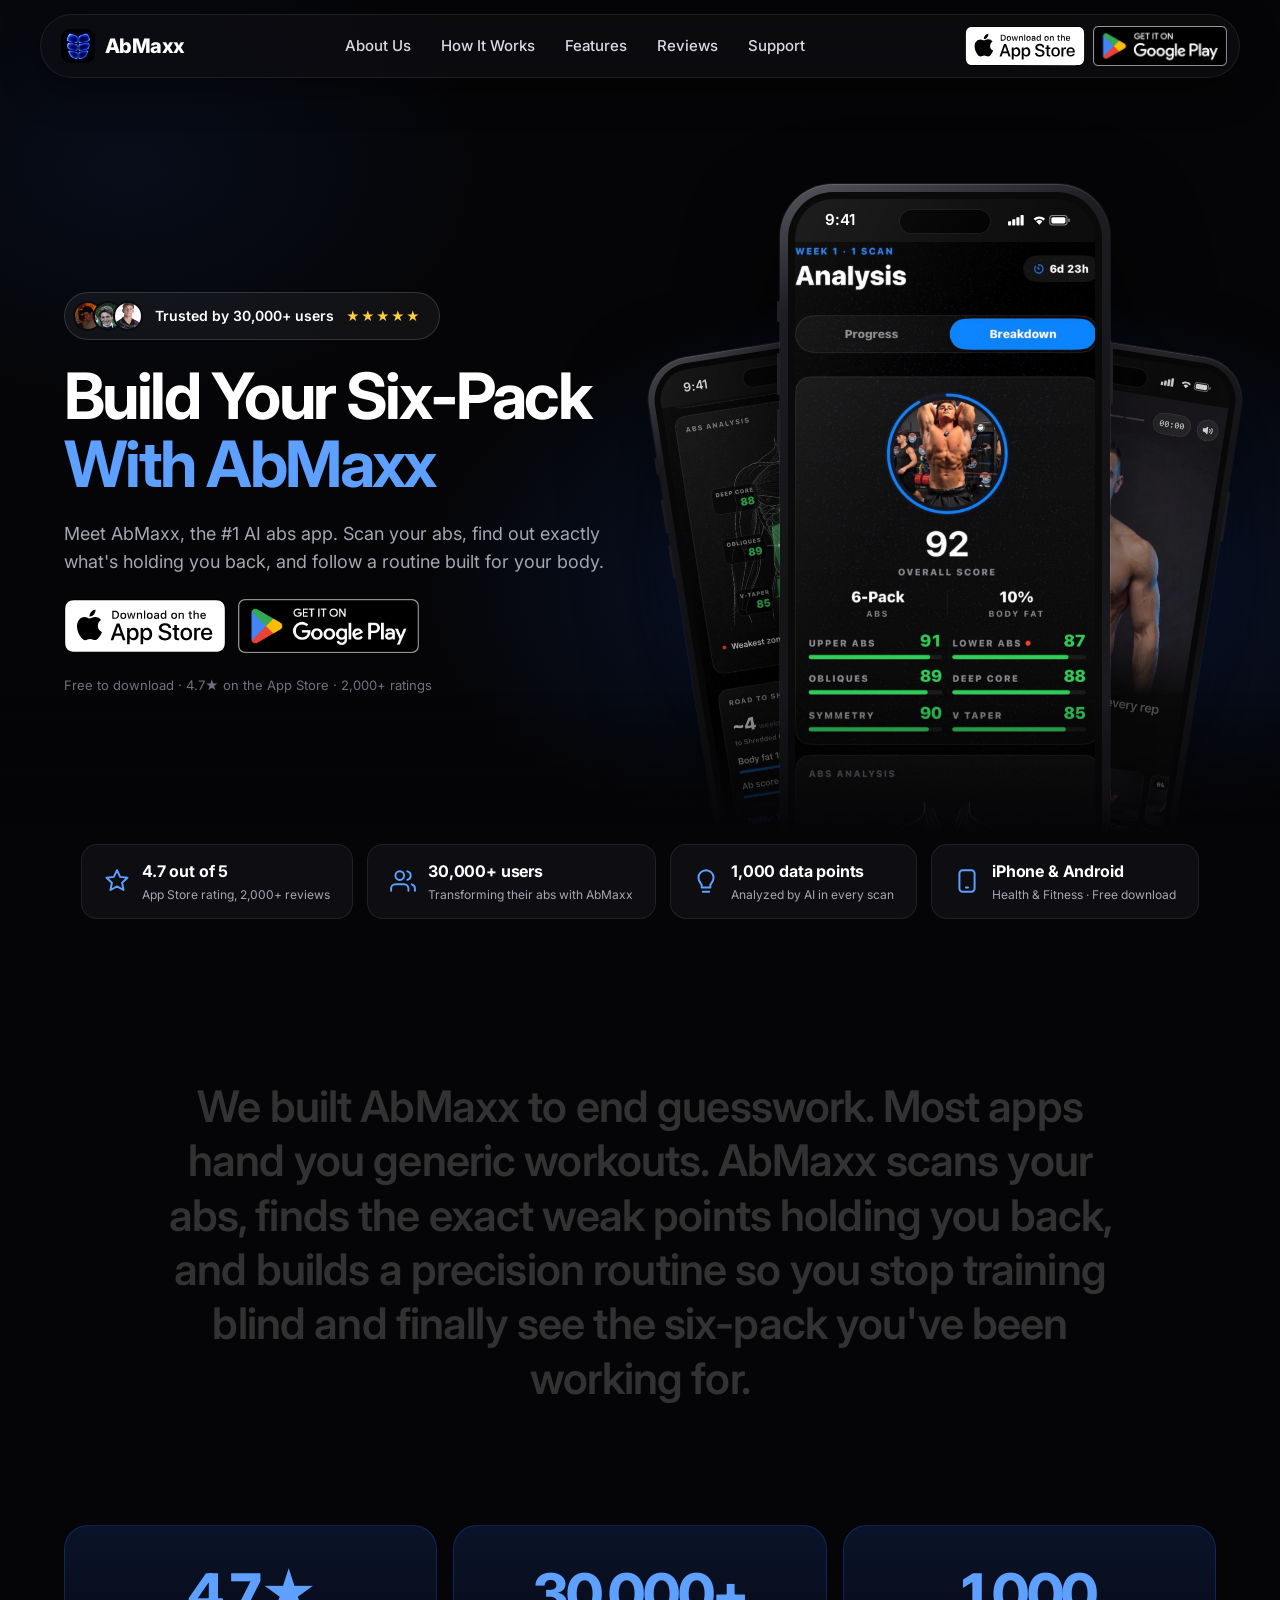
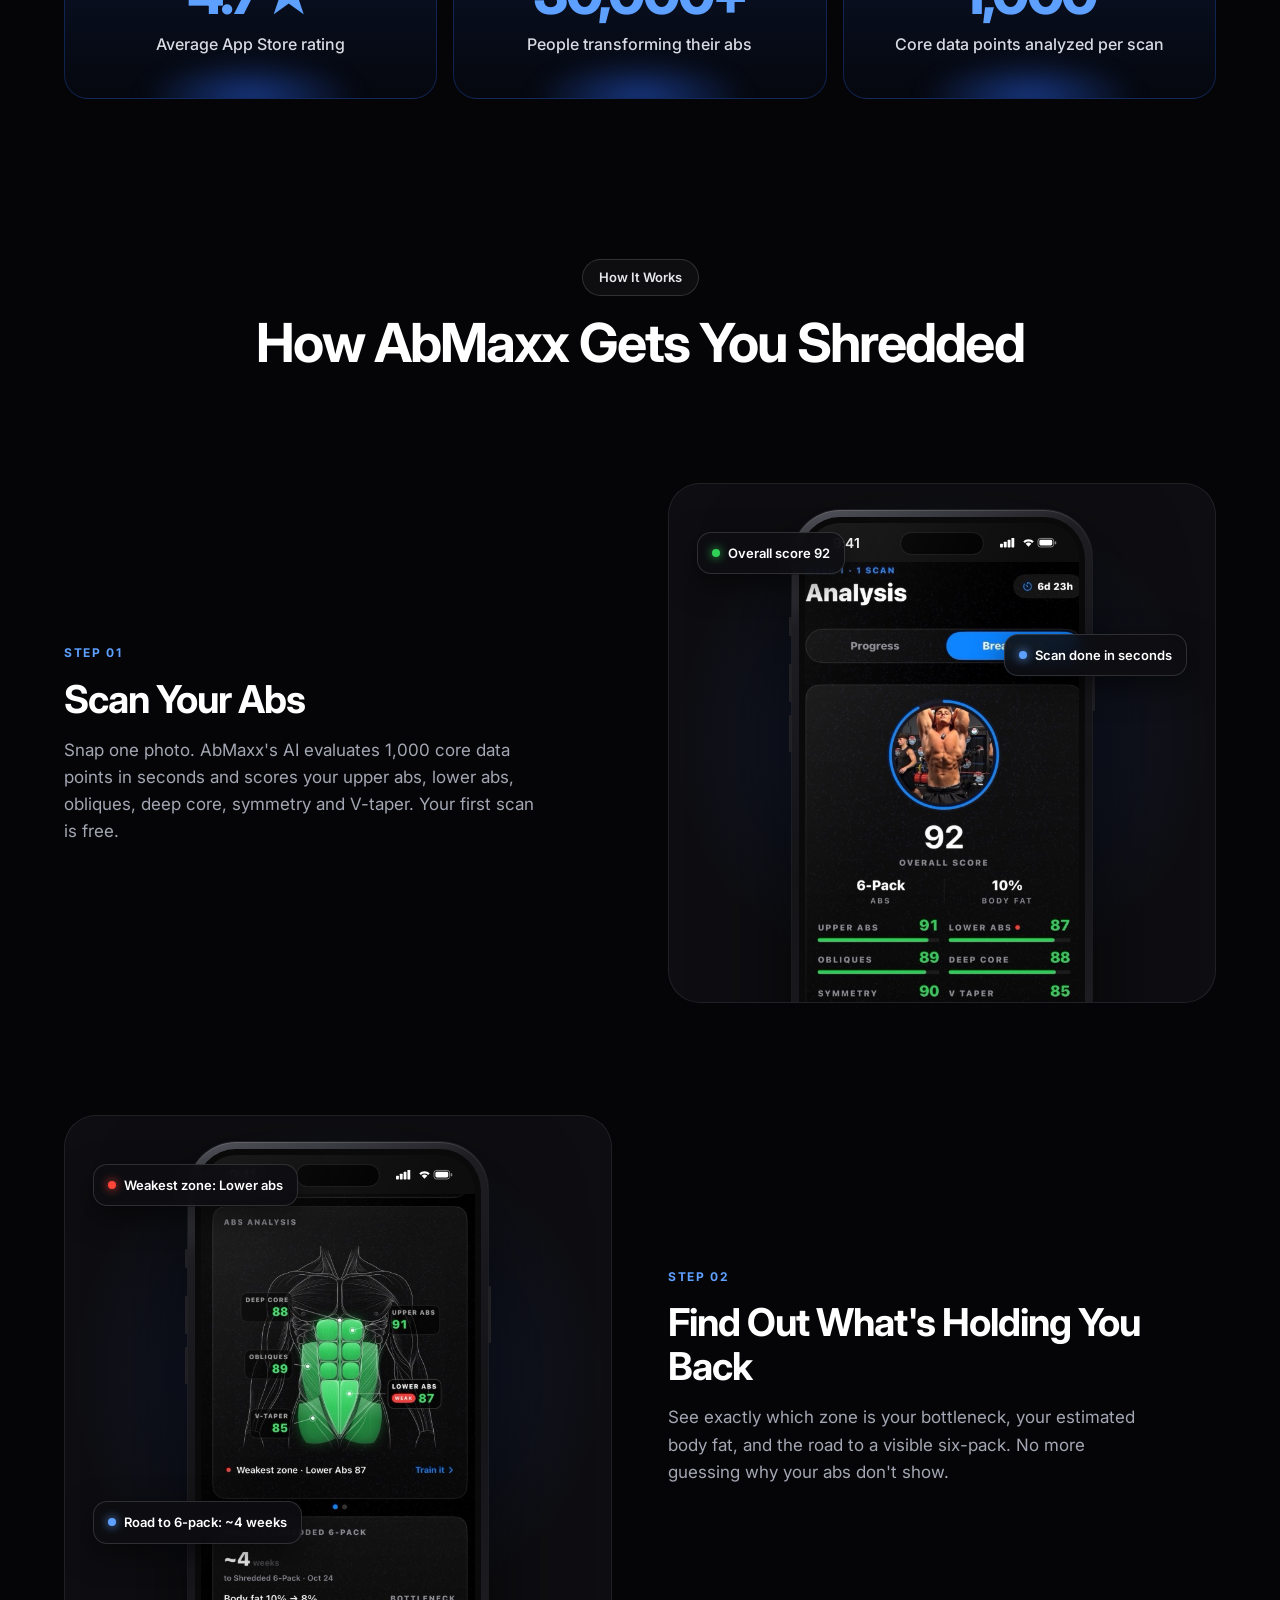
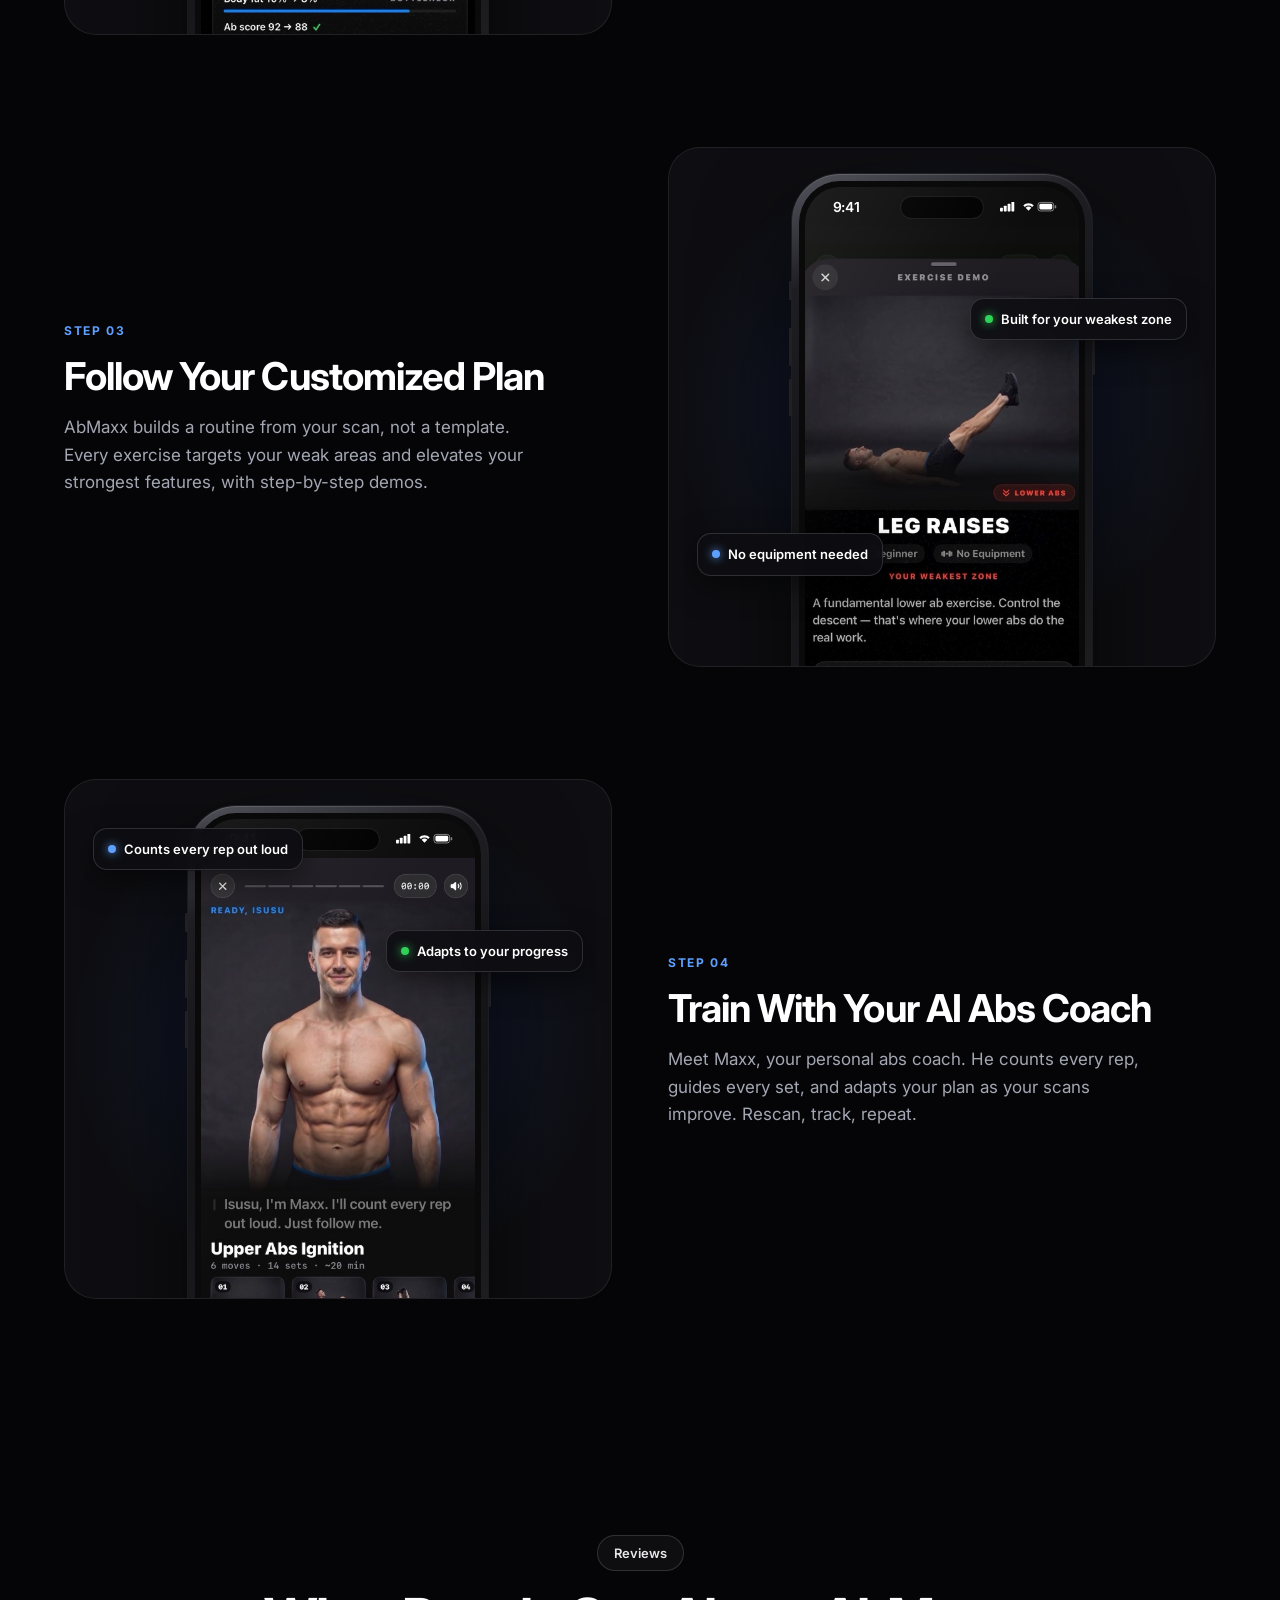
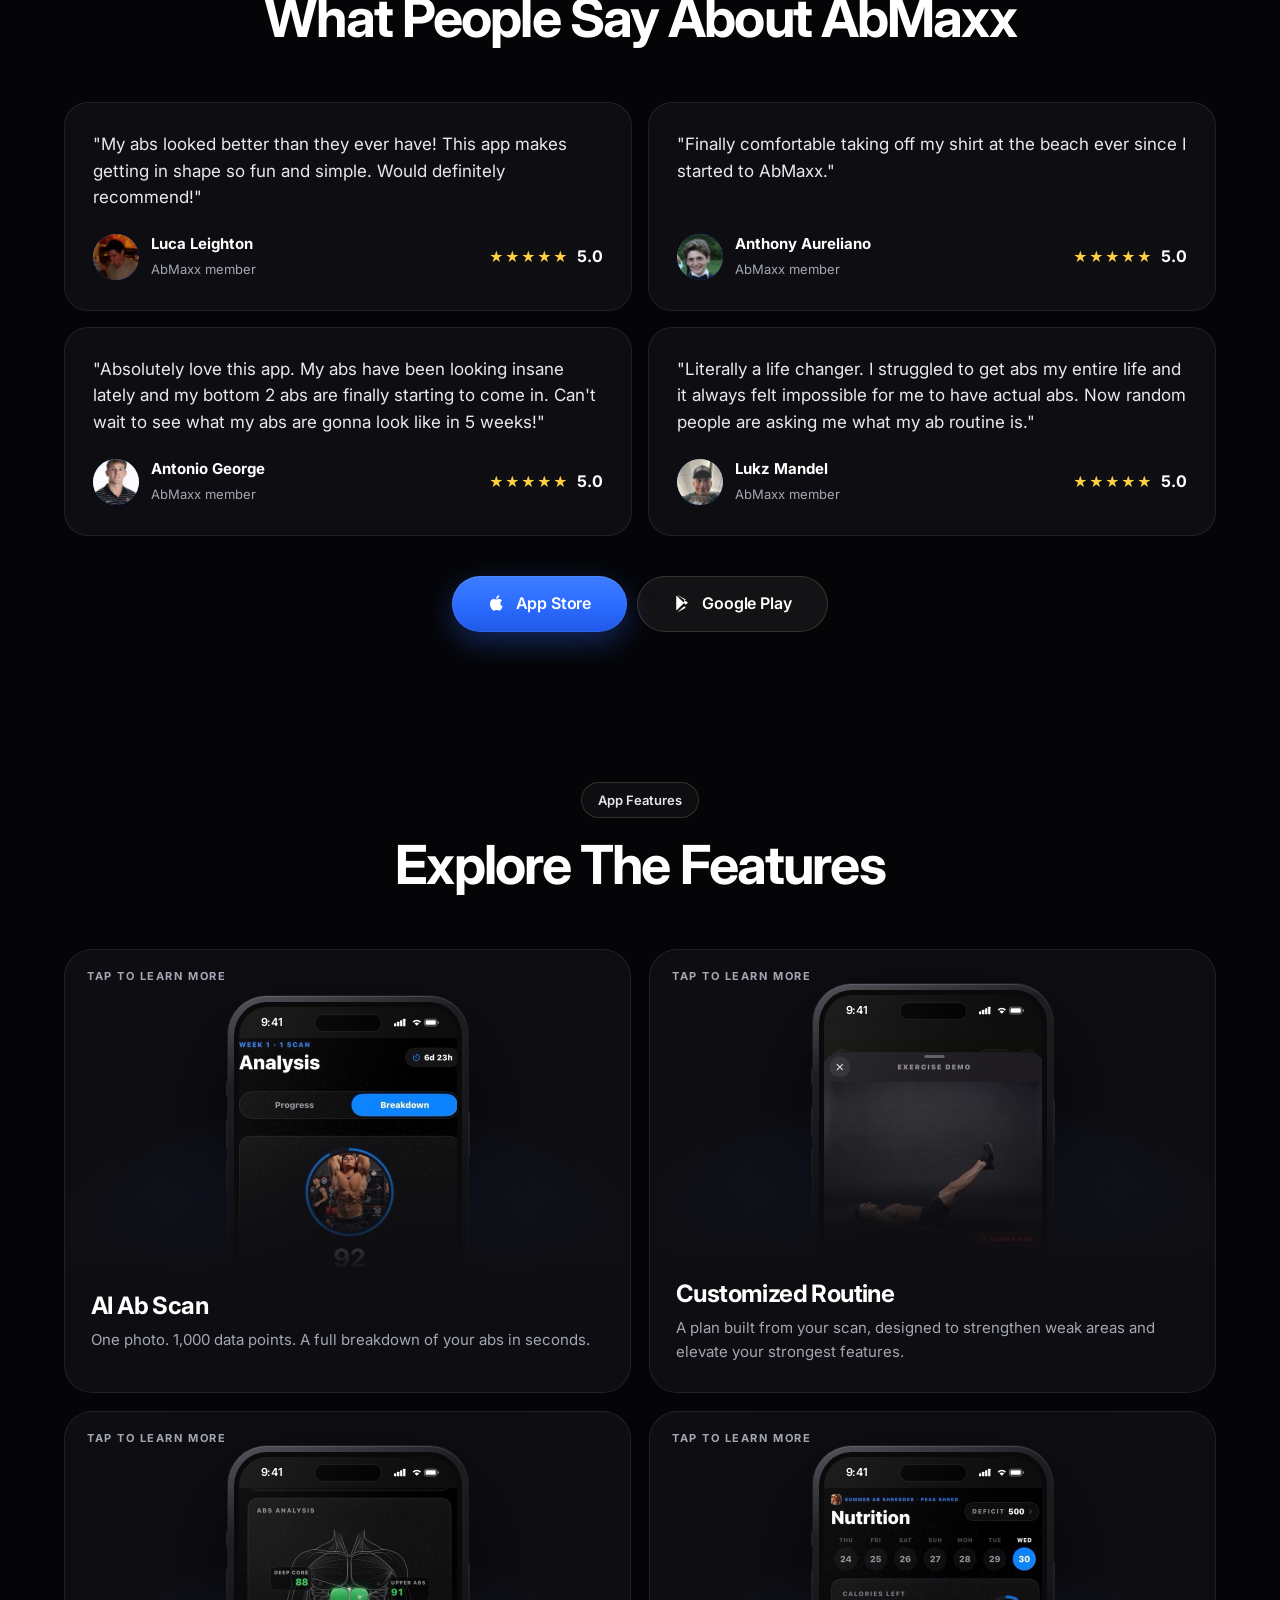
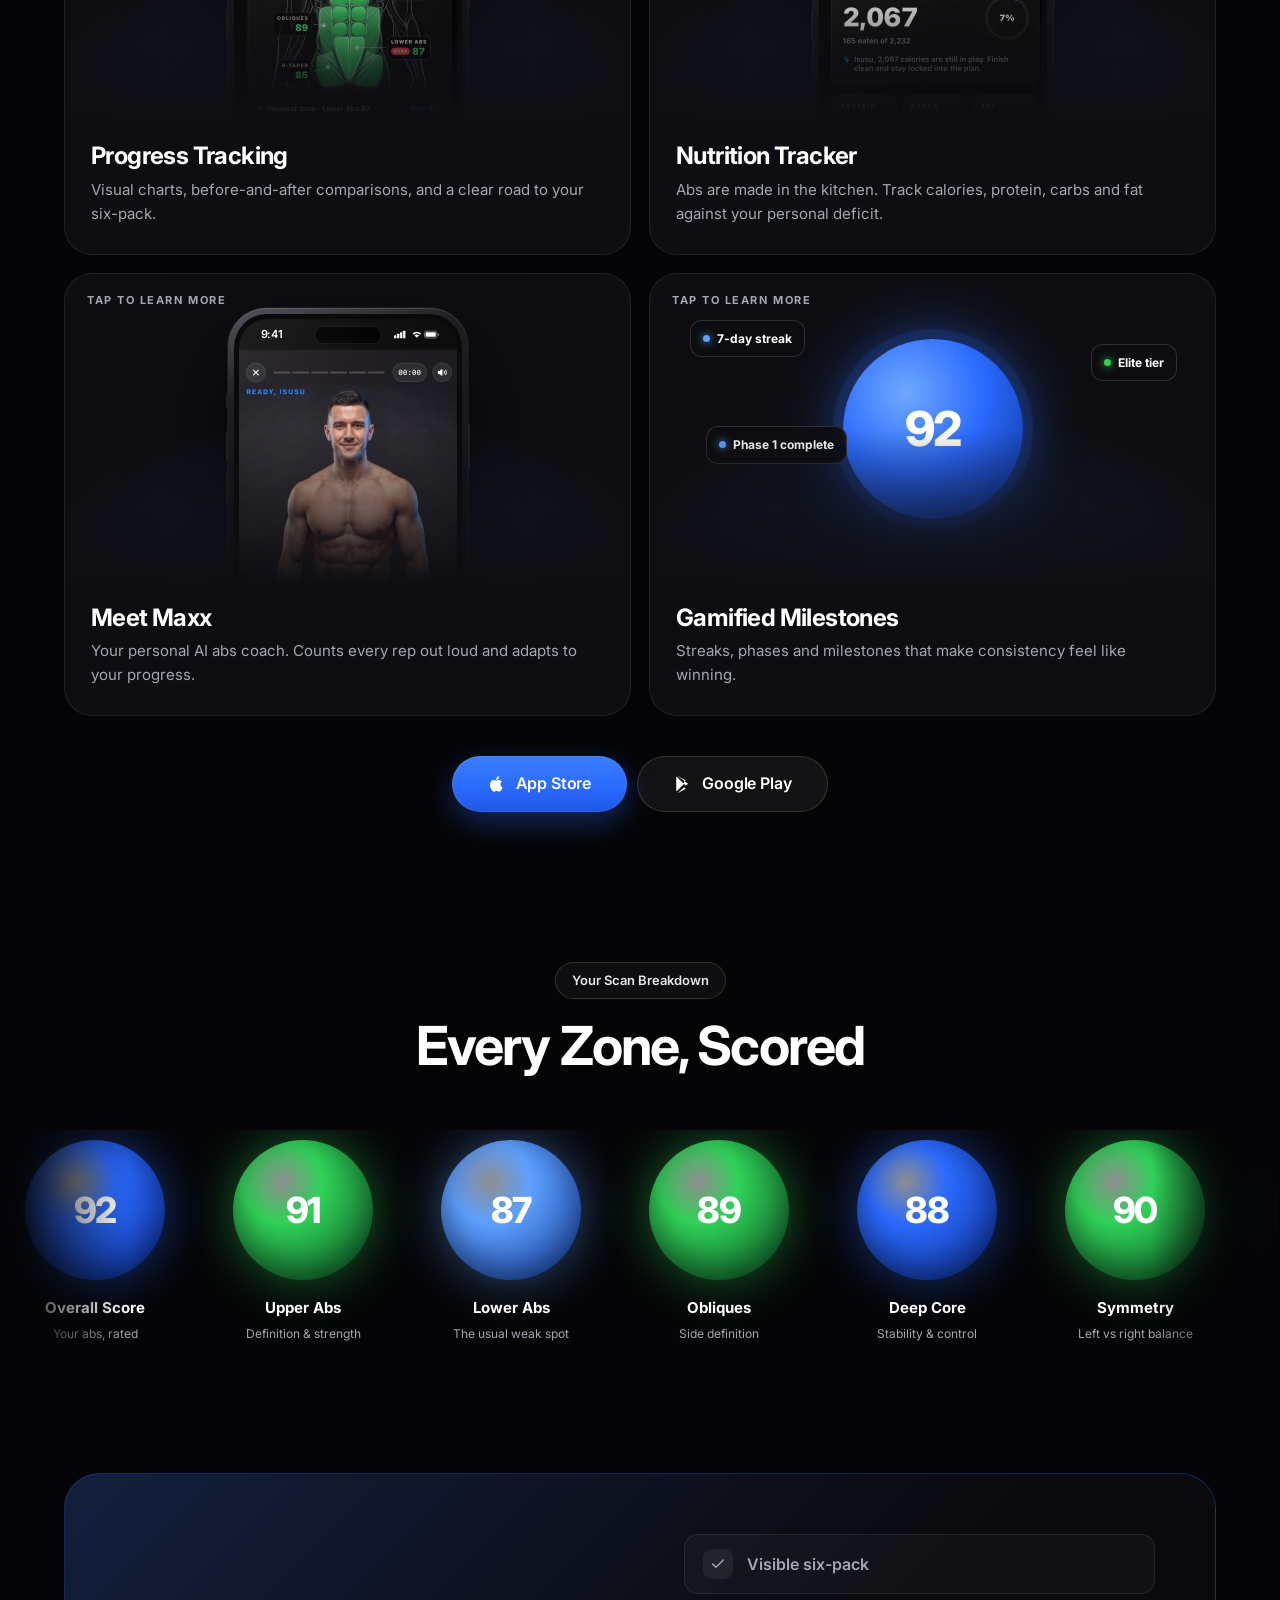
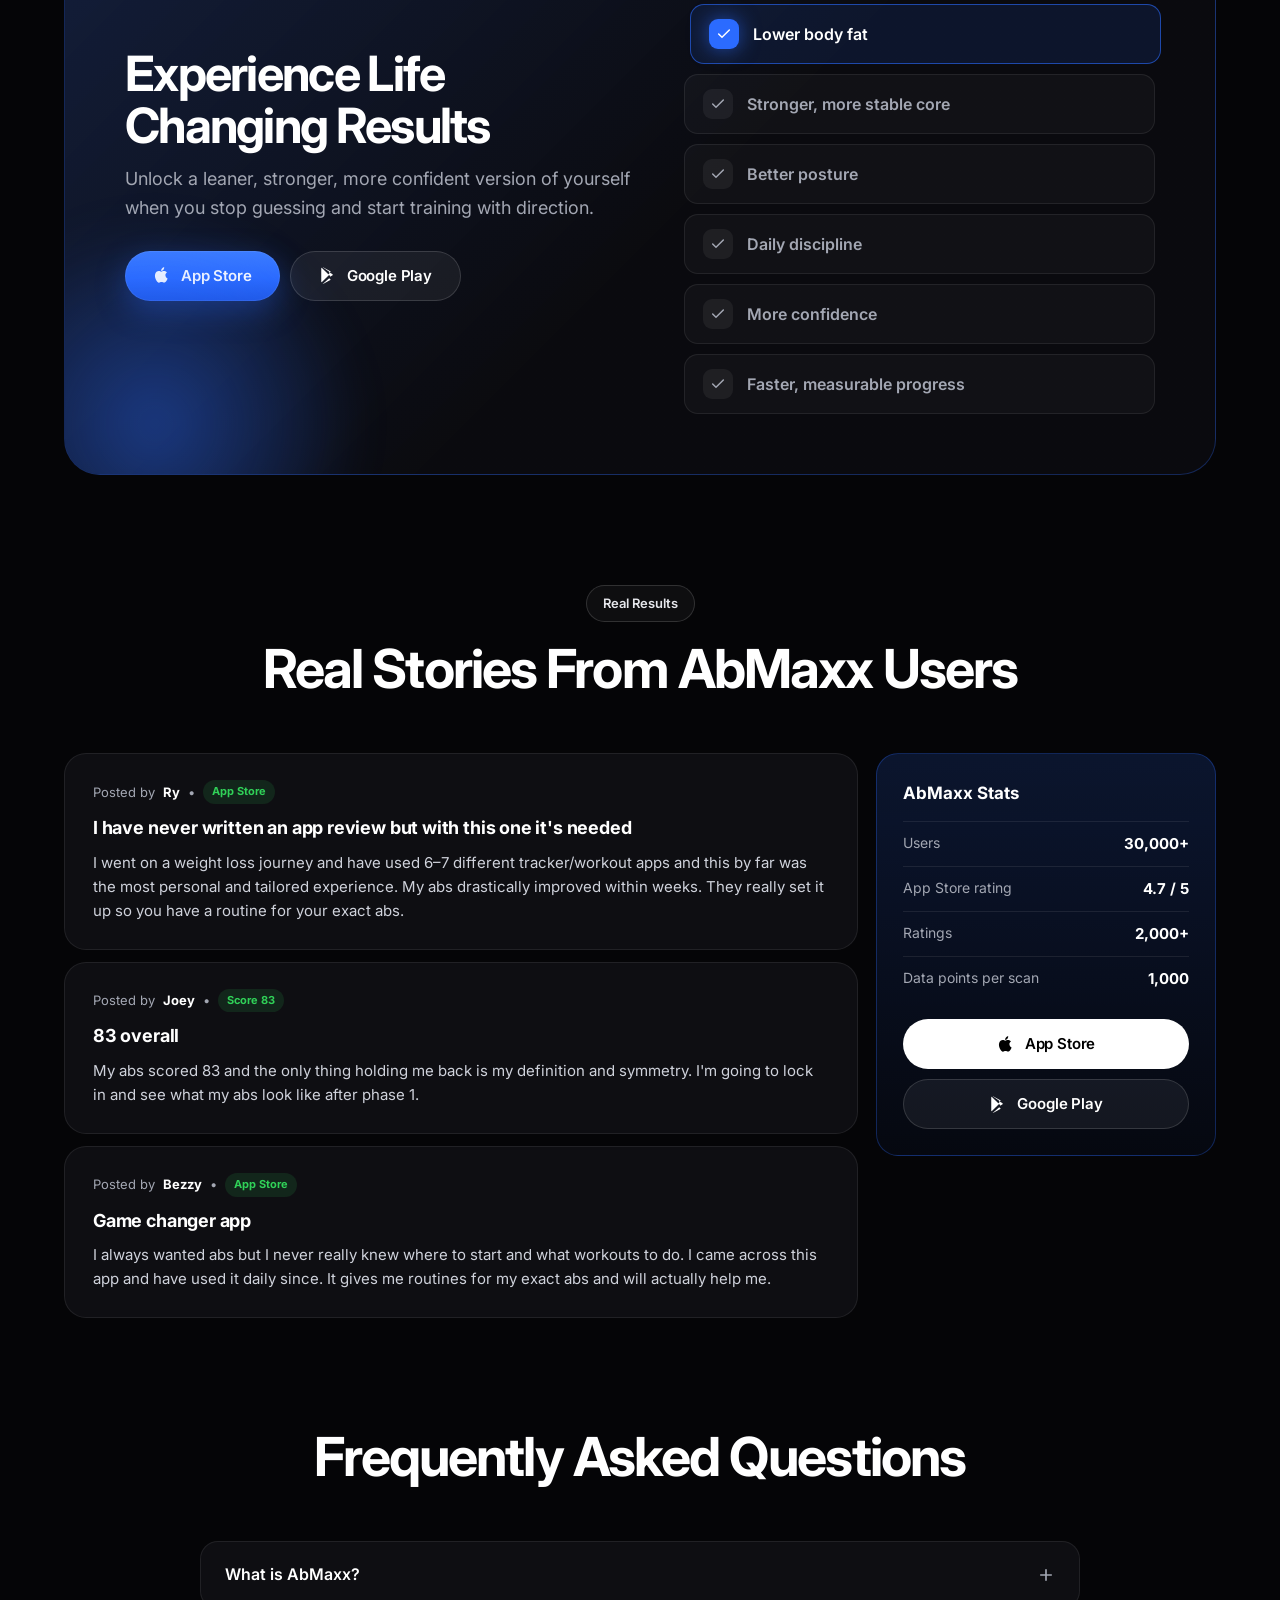
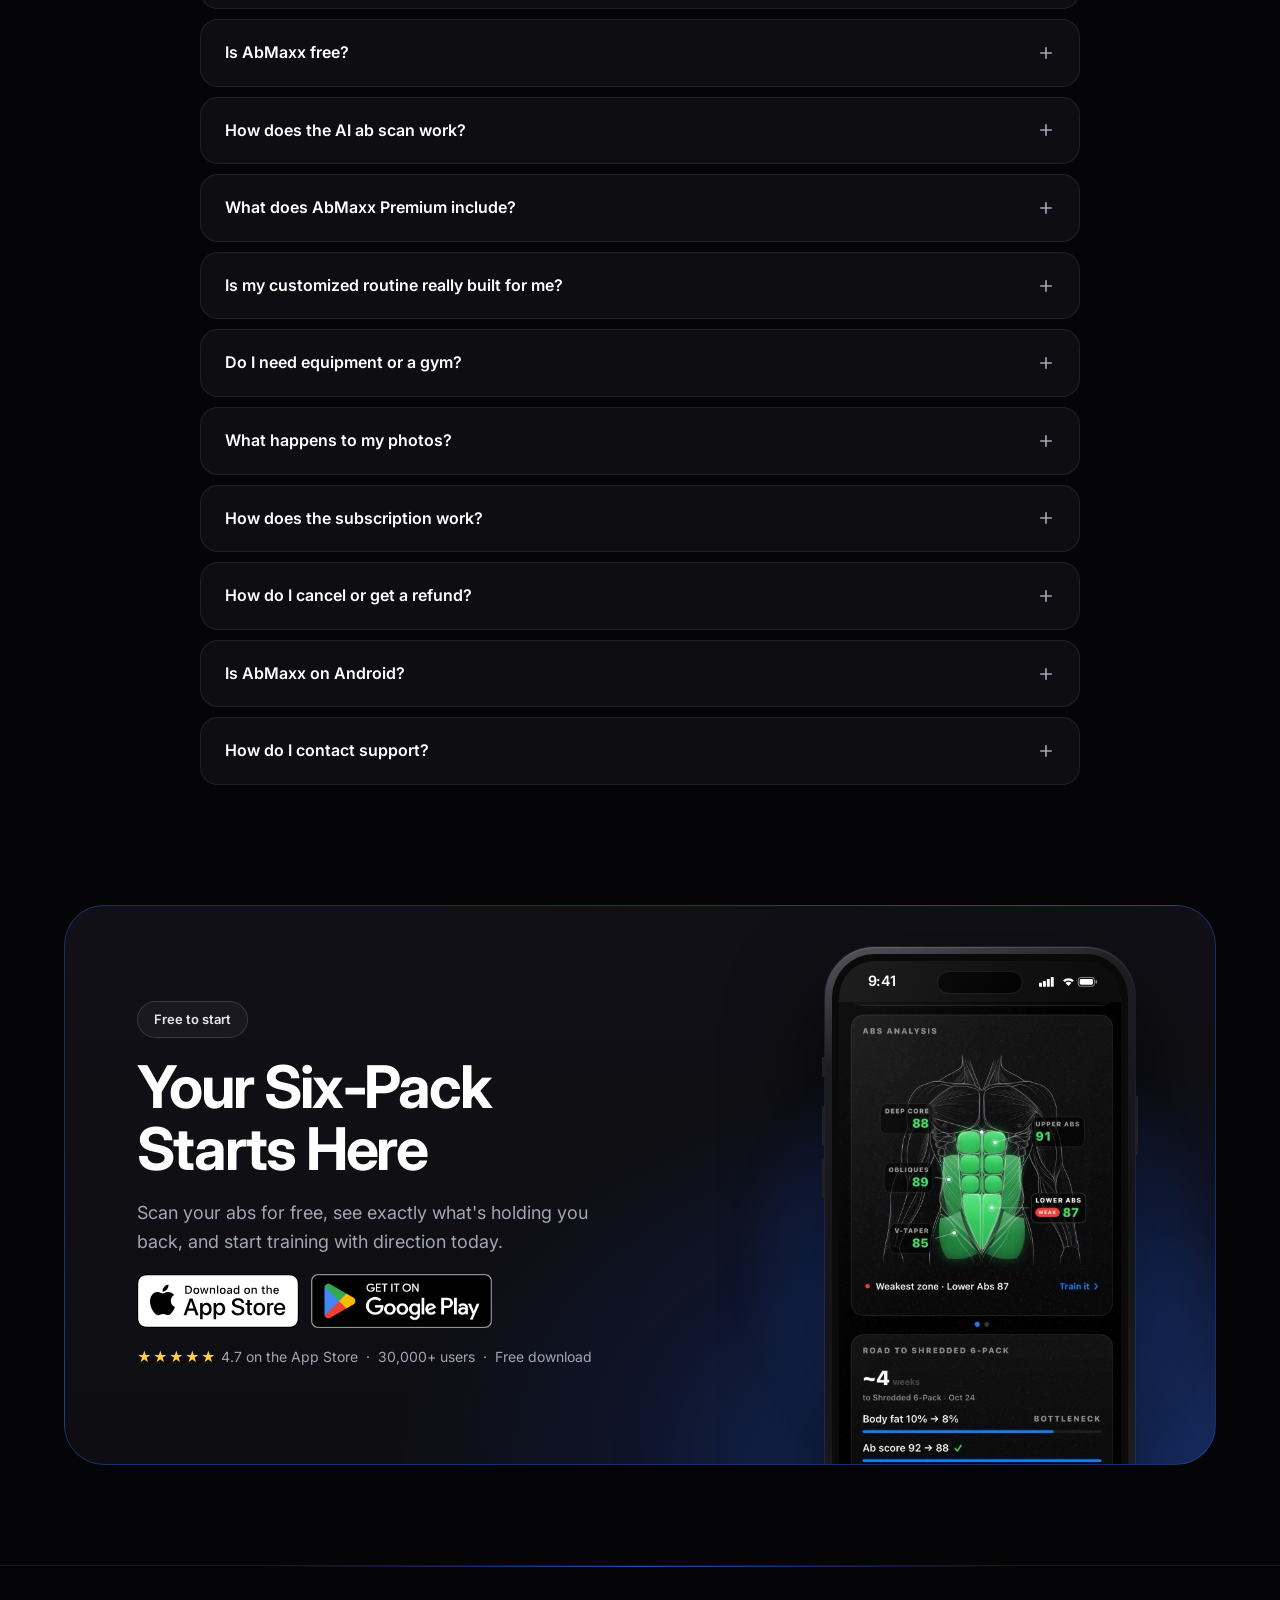
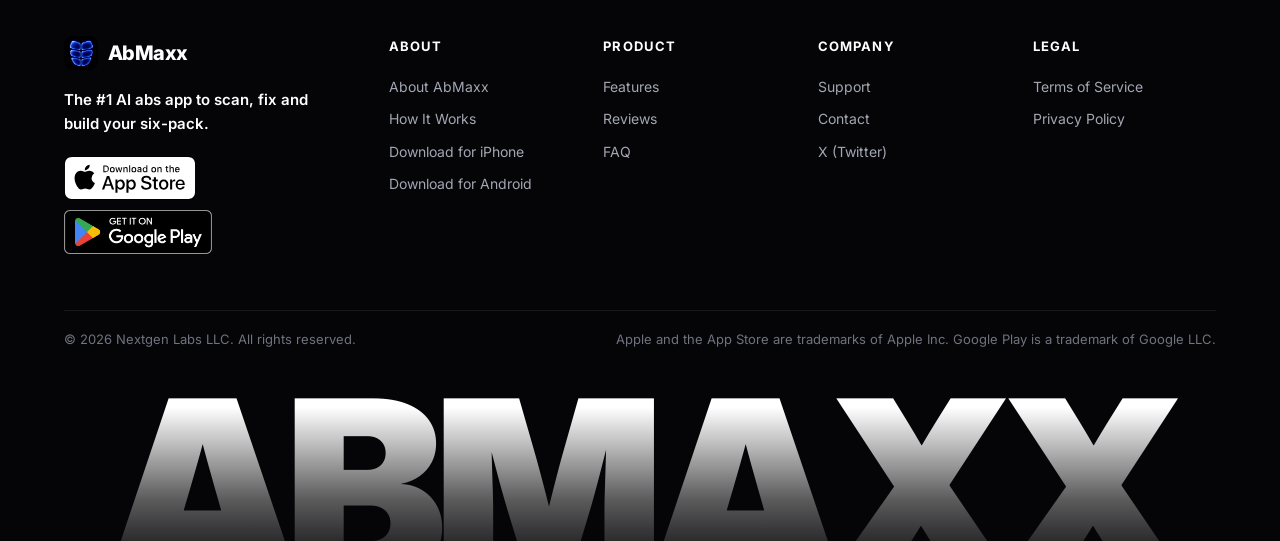
<file: index.html>
<!doctype html>
<html lang="en">
<head>
<meta charset="utf-8">
<meta name="viewport" content="width=device-width, initial-scale=1, viewport-fit=cover">
<title>AbMaxx — The #1 AI Abs App to Get a Six-Pack</title>
<meta name="description" content="AbMaxx scans your abs with AI, shows you exactly what's holding you back, and builds a customized abs routine around your body. Free on the App Store and Google Play.">
<link rel="canonical" href="https://abmaxxapp.com/">
<meta name="theme-color" content="#050507">
<meta name="color-scheme" content="dark">
<meta name="apple-itunes-app" content="app-id=6757769125">
<link rel="icon" href="/logo.png" sizes="any">
<link rel="apple-touch-icon" href="/logo-512.png">
<meta property="og:title" content="AbMaxx — Become Shredded">
<meta property="og:description" content="Scan your abs with AI, find out what's holding you back, and follow a routine built for your body.">
<meta property="og:url" content="https://abmaxxapp.com/">
<meta property="og:image" content="https://abmaxxapp.com/og.png">
<meta property="og:type" content="website">
<meta name="twitter:card" content="summary_large_image">
<link rel="preconnect" href="https://fonts.googleapis.com">
<link rel="preconnect" href="https://fonts.gstatic.com" crossorigin>
<link href="https://fonts.googleapis.com/css2?family=Inter:wght@400;500;600;700;800;900&display=swap" rel="stylesheet">
<link rel="stylesheet" href="/styles.css?v=4">
<script type="application/ld+json">
{"@context":"https://schema.org","@type":"MobileApplication","name":"AbMaxx: Become Shredded","operatingSystem":"iOS, Android","applicationCategory":"HealthApplication","author":{"@type":"Organization","name":"Nextgen Labs LLC"},"offers":{"@type":"Offer","price":"0","priceCurrency":"USD"},"aggregateRating":{"@type":"AggregateRating","ratingValue":"4.7","ratingCount":"2030"},"url":"https://abmaxxapp.com/","downloadUrl":"https://apps.apple.com/us/app/abmaxx-become-shredded/id6757769125"}
</script>
</head>
<body>

<div class="nav-wrap">
  <nav class="nav" id="nav" aria-label="Main">
    <a class="brand" href="/" aria-label="AbMaxx home">
      <img src="/logo.png" alt="" width="34" height="34">
      <span>AbMaxx</span>
    </a>
    <div class="nav-links">
      <a href="#about">About Us</a>
      <a href="#how">How It Works</a>
      <a href="#features">Features</a>
      <a href="#reviews">Reviews</a>
      <a href="/support/">Support</a>
    </div>
    <div class="nav-badges"><a class="store" href="https://apps.apple.com/us/app/abmaxx-become-shredded/id6757769125" aria-label="Download AbMaxx on the App Store"><img src="/appstore-badge.svg" alt="Download on the App Store" height="40"></a><a class="store" href="https://play.google.com/store/apps/details?id=com.rork.abmaxx" aria-label="Get AbMaxx on Google Play"><img src="/play-badge-tight.png" alt="Get it on Google Play" height="40"></a></div>
    <button class="nav-toggle" id="nav-toggle" aria-label="Open menu" aria-expanded="false" aria-controls="mobile-menu"><span></span></button>
  </nav>
</div>
<div class="mobile-menu" id="mobile-menu">
  <a href="#about">About Us</a>
  <a href="#how">How It Works</a>
  <a href="#features">Features</a>
  <a href="#reviews">Reviews</a>
  <a href="#faq">FAQ</a>
  <a href="/support/">Support</a>
  <div class="menu-badges"><a class="store" href="https://apps.apple.com/us/app/abmaxx-become-shredded/id6757769125" aria-label="Download AbMaxx on the App Store"><img src="/appstore-badge.svg" alt="Download on the App Store" height="48"></a><a class="store" href="https://play.google.com/store/apps/details?id=com.rork.abmaxx" aria-label="Get AbMaxx on Google Play"><img src="/play-badge-tight.png" alt="Get it on Google Play" height="48"></a></div>
</div>

<main>

<!-- HERO -->
<section class="hero">
  <div class="wrap hero-grid">
    <div class="hero-copy">
      <div class="trust">
        <span class="avatars" aria-hidden="true"><i><img src="/reviews/luca.jpg" alt="" onerror="this.remove()"></i><i><img src="/reviews/anthony.jpg" alt="" onerror="this.remove()"></i><i><img src="/reviews/antonio.jpg" alt="" onerror="this.remove()"></i></span>
        <span>Trusted by 30,000+ users</span>
        <span class="stars" aria-label="4.7 out of 5 stars">★★★★★</span>
      </div>
      <h1>Build Your Six&#8209;Pack <em>With AbMaxx</em></h1>
      <p class="lead">Meet AbMaxx, the #1 AI abs app. Scan your abs, find out exactly what's holding you back, and follow a routine built for your body.</p>
      <div class="stores" id="download">
        <a class="store" href="https://apps.apple.com/us/app/abmaxx-become-shredded/id6757769125" aria-label="Download AbMaxx on the App Store">
          <img src="/appstore-badge.svg" alt="Download on the App Store" width="162" height="54">
        </a>
        <a class="store store--play" href="https://play.google.com/store/apps/details?id=com.rork.abmaxx" aria-label="Get AbMaxx on Google Play">
          <img src="/play-badge-tight.png" alt="Get it on Google Play" width="182" height="54">
        </a>
      </div>
      <p class="hero-note">Free to download · 4.7★ on the App Store · 2,000+ ratings</p>
    </div>
    <div class="hero-phones" aria-hidden="true">
      <div class="glow"></div>
      <div class="phone p-left"><i class="btn-l"></i><i class="btn-r"></i><div class="screen"><div class="sb"><span>9:41</span><svg viewBox="0 0 60 12" aria-hidden="true"><g fill="#fff"><rect x="0" y="7" width="3" height="4" rx=".6"/><rect x="4" y="5" width="3" height="6" rx=".6"/><rect x="8" y="3" width="3" height="8" rx=".6"/><rect x="12" y="1" width="3" height="10" rx=".6"/><path d="M24.5 4.6a8 8 0 0 1 11 0l-1.6 1.6a5.7 5.7 0 0 0-7.8 0zM27 7.2a4.4 4.4 0 0 1 6 0l-3 3.1z"/><rect x="40" y="1.5" width="16.5" height="9" rx="2.6" fill="none" stroke="#fff" stroke-opacity=".5"/><rect x="41.5" y="3" width="13.5" height="6" rx="1.5"/><rect x="57.6" y="4.4" width="1.6" height="3.2" rx=".6" fill-opacity=".5"/></g></svg></div><img src="/app/sm/breakdown.jpg" alt="" loading="eager"><i class="home"></i></div></div>
      <div class="phone p-main"><i class="btn-l"></i><i class="btn-r"></i><div class="screen"><div class="sb"><span>9:41</span><svg viewBox="0 0 60 12" aria-hidden="true"><g fill="#fff"><rect x="0" y="7" width="3" height="4" rx=".6"/><rect x="4" y="5" width="3" height="6" rx=".6"/><rect x="8" y="3" width="3" height="8" rx=".6"/><rect x="12" y="1" width="3" height="10" rx=".6"/><path d="M24.5 4.6a8 8 0 0 1 11 0l-1.6 1.6a5.7 5.7 0 0 0-7.8 0zM27 7.2a4.4 4.4 0 0 1 6 0l-3 3.1z"/><rect x="40" y="1.5" width="16.5" height="9" rx="2.6" fill="none" stroke="#fff" stroke-opacity=".5"/><rect x="41.5" y="3" width="13.5" height="6" rx="1.5"/><rect x="57.6" y="4.4" width="1.6" height="3.2" rx=".6" fill-opacity=".5"/></g></svg></div><img src="/app/analysis.jpg" alt="" loading="eager" fetchpriority="high"><i class="home"></i></div></div>
      <div class="phone p-right"><i class="btn-l"></i><i class="btn-r"></i><div class="screen"><div class="sb"><span>9:41</span><svg viewBox="0 0 60 12" aria-hidden="true"><g fill="#fff"><rect x="0" y="7" width="3" height="4" rx=".6"/><rect x="4" y="5" width="3" height="6" rx=".6"/><rect x="8" y="3" width="3" height="8" rx=".6"/><rect x="12" y="1" width="3" height="10" rx=".6"/><path d="M24.5 4.6a8 8 0 0 1 11 0l-1.6 1.6a5.7 5.7 0 0 0-7.8 0zM27 7.2a4.4 4.4 0 0 1 6 0l-3 3.1z"/><rect x="40" y="1.5" width="16.5" height="9" rx="2.6" fill="none" stroke="#fff" stroke-opacity=".5"/><rect x="41.5" y="3" width="13.5" height="6" rx="1.5"/><rect x="57.6" y="4.4" width="1.6" height="3.2" rx=".6" fill-opacity=".5"/></g></svg></div><img src="/app/sm/coach.jpg" alt="" loading="eager"><i class="home"></i></div></div>
    </div>
  </div>
  <div class="hero-fade"></div>
</section>

<!-- TRUST STRIP -->
<section class="strip">
  <div class="wrap strip-track reveal">
    <div class="laurel">
      <svg viewBox="0 0 24 24" fill="none" stroke="currentColor" stroke-width="1.8" stroke-linecap="round" stroke-linejoin="round"><path d="M12 2l2.9 6.2 6.8.8-5 4.6 1.3 6.7L12 17l-6 3.3 1.3-6.7-5-4.6 6.8-.8z"/></svg>
      <div><b>4.7 out of 5</b><small>App Store rating, 2,000+ reviews</small></div>
    </div>
    <div class="laurel">
      <svg viewBox="0 0 24 24" fill="none" stroke="currentColor" stroke-width="1.8" stroke-linecap="round" stroke-linejoin="round"><path d="M17 21v-2a4 4 0 0 0-4-4H5a4 4 0 0 0-4 4v2"/><circle cx="9" cy="7" r="4"/><path d="M23 21v-2a4 4 0 0 0-3-3.9M16 3.1a4 4 0 0 1 0 7.8"/></svg>
      <div><b>30,000+ users</b><small>Transforming their abs with AbMaxx</small></div>
    </div>
    <div class="laurel">
      <svg viewBox="0 0 24 24" fill="none" stroke="currentColor" stroke-width="1.8" stroke-linecap="round" stroke-linejoin="round"><path d="M12 2a7 7 0 0 1 7 7c0 3-2 5-3 6.5V18H8v-2.5C7 14 5 12 5 9a7 7 0 0 1 7-7z"/><path d="M9 22h6"/></svg>
      <div><b>1,000 data points</b><small>Analyzed by AI in every scan</small></div>
    </div>
    <div class="laurel">
      <svg viewBox="0 0 24 24" fill="none" stroke="currentColor" stroke-width="1.8" stroke-linecap="round" stroke-linejoin="round"><rect x="5" y="2" width="14" height="20" rx="3"/><path d="M11 18h2"/></svg>
      <div><b>iPhone &amp; Android</b><small>Health &amp; Fitness · Free download</small></div>
    </div>
  </div>
</section>

<!-- MISSION -->
<section class="mission" id="about">
  <div class="wrap">
    <p id="mission-text"
       data-text="We built AbMaxx to end guesswork. Most apps hand you generic workouts. AbMaxx scans your abs, finds the exact weak points holding you back, and builds a precision routine so you stop training blind and finally see the six-pack you've been working for."
       data-highlight="abmaxx|guesswork|scans|weak|points|precision|six-pack"></p>
  </div>
</section>

<!-- STATS -->
<section class="stats">
  <div class="wrap stats-grid">
    <div class="stat reveal"><b>4.7★</b><span>Average App Store rating</span></div>
    <div class="stat reveal"><b>30,000+</b><span>People transforming their abs</span></div>
    <div class="stat reveal"><b>1,000</b><span>Core data points analyzed per scan</span></div>
  </div>
</section>

<!-- HOW IT WORKS -->
<section class="how" id="how">
  <div class="wrap">
    <div class="sec-head reveal">
      <span class="eyebrow">How It Works</span>
      <h2>How AbMaxx Gets You Shredded</h2>
    </div>

    <div class="step reveal">
      <div class="step-visual">
        <div class="chip chip--a"><span class="dot"></span>Overall score 92</div>
        <div class="chip chip--b chip--blue"><span class="dot"></span>Scan done in seconds</div>
        <div class="phone"><i class="btn-l"></i><i class="btn-r"></i><div class="screen"><div class="sb"><span>9:41</span><svg viewBox="0 0 60 12" aria-hidden="true"><g fill="#fff"><rect x="0" y="7" width="3" height="4" rx=".6"/><rect x="4" y="5" width="3" height="6" rx=".6"/><rect x="8" y="3" width="3" height="8" rx=".6"/><rect x="12" y="1" width="3" height="10" rx=".6"/><path d="M24.5 4.6a8 8 0 0 1 11 0l-1.6 1.6a5.7 5.7 0 0 0-7.8 0zM27 7.2a4.4 4.4 0 0 1 6 0l-3 3.1z"/><rect x="40" y="1.5" width="16.5" height="9" rx="2.6" fill="none" stroke="#fff" stroke-opacity=".5"/><rect x="41.5" y="3" width="13.5" height="6" rx="1.5"/><rect x="57.6" y="4.4" width="1.6" height="3.2" rx=".6" fill-opacity=".5"/></g></svg></div><img src="/app/sm/analysis.jpg" alt="AbMaxx analysis screen showing an overall abs score of 92 with a breakdown by upper abs, lower abs, obliques, deep core, symmetry and V-taper" loading="lazy"><i class="home"></i></div></div>
      </div>
      <div class="step-copy">
        <span class="num">STEP 01</span>
        <h3>Scan Your Abs</h3>
        <p>Snap one photo. AbMaxx's AI evaluates 1,000 core data points in seconds and scores your upper abs, lower abs, obliques, deep core, symmetry and V-taper. Your first scan is free.</p>
      </div>
    </div>

    <div class="step reveal">
      <div class="step-visual">
        <div class="chip chip--a"><span class="dot" style="background:#ff453a;box-shadow:0 0 10px #ff453a"></span>Weakest zone: Lower abs</div>
        <div class="chip chip--c chip--blue"><span class="dot"></span>Road to 6-pack: ~4 weeks</div>
        <div class="phone"><i class="btn-l"></i><i class="btn-r"></i><div class="screen"><div class="sb"><span>9:41</span><svg viewBox="0 0 60 12" aria-hidden="true"><g fill="#fff"><rect x="0" y="7" width="3" height="4" rx=".6"/><rect x="4" y="5" width="3" height="6" rx=".6"/><rect x="8" y="3" width="3" height="8" rx=".6"/><rect x="12" y="1" width="3" height="10" rx=".6"/><path d="M24.5 4.6a8 8 0 0 1 11 0l-1.6 1.6a5.7 5.7 0 0 0-7.8 0zM27 7.2a4.4 4.4 0 0 1 6 0l-3 3.1z"/><rect x="40" y="1.5" width="16.5" height="9" rx="2.6" fill="none" stroke="#fff" stroke-opacity=".5"/><rect x="41.5" y="3" width="13.5" height="6" rx="1.5"/><rect x="57.6" y="4.4" width="1.6" height="3.2" rx=".6" fill-opacity=".5"/></g></svg></div><img src="/app/sm/breakdown.jpg" alt="AbMaxx abs analysis highlighting each core region with a score and the weakest zone" loading="lazy"><i class="home"></i></div></div>
      </div>
      <div class="step-copy">
        <span class="num">STEP 02</span>
        <h3>Find Out What's Holding You Back</h3>
        <p>See exactly which zone is your bottleneck, your estimated body fat, and the road to a visible six-pack. No more guessing why your abs don't show.</p>
      </div>
    </div>

    <div class="step reveal">
      <div class="step-visual">
        <div class="chip chip--b"><span class="dot"></span>Built for your weakest zone</div>
        <div class="chip chip--c chip--blue"><span class="dot"></span>No equipment needed</div>
        <div class="phone"><i class="btn-l"></i><i class="btn-r"></i><div class="screen"><div class="sb"><span>9:41</span><svg viewBox="0 0 60 12" aria-hidden="true"><g fill="#fff"><rect x="0" y="7" width="3" height="4" rx=".6"/><rect x="4" y="5" width="3" height="6" rx=".6"/><rect x="8" y="3" width="3" height="8" rx=".6"/><rect x="12" y="1" width="3" height="10" rx=".6"/><path d="M24.5 4.6a8 8 0 0 1 11 0l-1.6 1.6a5.7 5.7 0 0 0-7.8 0zM27 7.2a4.4 4.4 0 0 1 6 0l-3 3.1z"/><rect x="40" y="1.5" width="16.5" height="9" rx="2.6" fill="none" stroke="#fff" stroke-opacity=".5"/><rect x="41.5" y="3" width="13.5" height="6" rx="1.5"/><rect x="57.6" y="4.4" width="1.6" height="3.2" rx=".6" fill-opacity=".5"/></g></svg></div><img src="/app/sm/exercise.jpg" alt="AbMaxx exercise demo for leg raises targeting the lower abs" loading="lazy"><i class="home"></i></div></div>
      </div>
      <div class="step-copy">
        <span class="num">STEP 03</span>
        <h3>Follow Your Customized Plan</h3>
        <p>AbMaxx builds a routine from your scan, not a template. Every exercise targets your weak areas and elevates your strongest features, with step-by-step demos.</p>
      </div>
    </div>

    <div class="step reveal">
      <div class="step-visual">
        <div class="chip chip--a chip--blue"><span class="dot"></span>Counts every rep out loud</div>
        <div class="chip chip--b"><span class="dot"></span>Adapts to your progress</div>
        <div class="phone"><i class="btn-l"></i><i class="btn-r"></i><div class="screen"><div class="sb"><span>9:41</span><svg viewBox="0 0 60 12" aria-hidden="true"><g fill="#fff"><rect x="0" y="7" width="3" height="4" rx=".6"/><rect x="4" y="5" width="3" height="6" rx=".6"/><rect x="8" y="3" width="3" height="8" rx=".6"/><rect x="12" y="1" width="3" height="10" rx=".6"/><path d="M24.5 4.6a8 8 0 0 1 11 0l-1.6 1.6a5.7 5.7 0 0 0-7.8 0zM27 7.2a4.4 4.4 0 0 1 6 0l-3 3.1z"/><rect x="40" y="1.5" width="16.5" height="9" rx="2.6" fill="none" stroke="#fff" stroke-opacity=".5"/><rect x="41.5" y="3" width="13.5" height="6" rx="1.5"/><rect x="57.6" y="4.4" width="1.6" height="3.2" rx=".6" fill-opacity=".5"/></g></svg></div><img src="/app/sm/coach.jpg" alt="AbMaxx AI coach Maxx guiding an upper abs workout" loading="lazy"><i class="home"></i></div></div>
      </div>
      <div class="step-copy">
        <span class="num">STEP 04</span>
        <h3>Train With Your AI Abs Coach</h3>
        <p>Meet Maxx, your personal abs coach. He counts every rep, guides every set, and adapts your plan as your scans improve. Rescan, track, repeat.</p>
      </div>
    </div>
  </div>
</section>

<!-- REVIEWS -->
<section class="reviews" id="reviews">
  <div class="wrap">
    <div class="sec-head reveal">
      <span class="eyebrow">Reviews</span>
      <h2>What People Say About AbMaxx</h2>
    </div>
    <div class="review-grid">
      <div class="review reveal">
        <p>"My abs looked better than they ever have! This app makes getting in shape so fun and simple. Would definitely recommend!"</p>
        <div class="meta"><div class="who"><span class="av"><b>L</b><img src="/reviews/luca.jpg" alt="" loading="lazy" onerror="this.remove()"></span><div><b>Luca Leighton</b><small>AbMaxx member</small></div></div><div class="score"><span class="stars">★★★★★</span>5.0</div></div>
      </div>
      <div class="review reveal">
        <p>"Finally comfortable taking off my shirt at the beach ever since I started to AbMaxx."</p>
        <div class="meta"><div class="who"><span class="av"><b>A</b><img src="/reviews/anthony.jpg" alt="" loading="lazy" onerror="this.remove()"></span><div><b>Anthony Aureliano</b><small>AbMaxx member</small></div></div><div class="score"><span class="stars">★★★★★</span>5.0</div></div>
      </div>
      <div class="review reveal">
        <p>"Absolutely love this app. My abs have been looking insane lately and my bottom 2 abs are finally starting to come in. Can't wait to see what my abs are gonna look like in 5 weeks!"</p>
        <div class="meta"><div class="who"><span class="av"><b>A</b><img src="/reviews/antonio.jpg" alt="" loading="lazy" onerror="this.remove()"></span><div><b>Antonio George</b><small>AbMaxx member</small></div></div><div class="score"><span class="stars">★★★★★</span>5.0</div></div>
      </div>
      <div class="review reveal">
        <p>"Literally a life changer. I struggled to get abs my entire life and it always felt impossible for me to have actual abs. Now random people are asking me what my ab routine is."</p>
        <div class="meta"><div class="who"><span class="av"><b>L</b><img src="/reviews/lukz.jpg" alt="" loading="lazy" onerror="this.remove()"></span><div><b>Lukz Mandel</b><small>AbMaxx member</small></div></div><div class="score"><span class="stars">★★★★★</span>5.0</div></div>
      </div>
    </div>
    <div class="cta-row reveal"><div class="dl"><a class="btn btn--primary btn--lg" href="https://apps.apple.com/us/app/abmaxx-become-shredded/id6757769125" aria-label="Download AbMaxx on the App Store"><svg viewBox="0 0 24 24" aria-hidden="true" fill="currentColor"><path d="M16.4 12.6c0-2.6 2.1-3.8 2.2-3.9-1.2-1.8-3.1-2-3.7-2-1.6-.2-3.1.9-3.9.9-.8 0-2-.9-3.4-.9-1.7 0-3.3 1-4.2 2.6-1.8 3.1-.5 7.8 1.3 10.3.9 1.3 1.9 2.7 3.3 2.6 1.3-.1 1.8-.9 3.4-.9s2 .9 3.4.8c1.4 0 2.3-1.3 3.2-2.6 1-1.5 1.4-2.9 1.4-3-.1 0-2.8-1.1-2.8-4.2zM13.9 5c.7-.9 1.2-2.1 1.1-3.3-1 0-2.3.7-3 1.6-.7.8-1.3 2-1.1 3.2 1.1.1 2.3-.6 3-1.5z"/></svg>App Store</a><a class="btn btn--ghost btn--lg" href="https://play.google.com/store/apps/details?id=com.rork.abmaxx" aria-label="Get AbMaxx on Google Play"><svg viewBox="0 0 24 24" aria-hidden="true" fill="currentColor"><path d="M3.6 2.3 13.4 12l-9.8 9.7c-.4-.2-.6-.7-.6-1.2V3.5c0-.5.2-1 .6-1.2zm11.1 11-2.2-2.2 2.2-2.2 2.9 1.6c.9.5.9 1.7 0 2.2l-2.9 1.6zm-1.1-5.5L4.9 1.8c.3-.1.7-.1 1.1.1l9.7 5.5-2.1 2.1zm0 8.4 2.1 2.1-9.7 5.5c-.4.2-.8.2-1.1.1l8.7-7.7z"/></svg>Google Play</a></div></div>
  </div>
</section>

<!-- FEATURES -->
<section class="features" id="features">
  <div class="wrap">
    <div class="sec-head reveal">
      <span class="eyebrow">App Features</span>
      <h2>Explore The Features</h2>
    </div>
    <div class="feature-grid">
      <button class="feature reveal" aria-expanded="false">
        <span class="tap">TAP TO LEARN MORE</span>
        <div class="visual"><div class="phone"><i class="btn-l"></i><i class="btn-r"></i><div class="screen"><div class="sb"><span>9:41</span><svg viewBox="0 0 60 12" aria-hidden="true"><g fill="#fff"><rect x="0" y="7" width="3" height="4" rx=".6"/><rect x="4" y="5" width="3" height="6" rx=".6"/><rect x="8" y="3" width="3" height="8" rx=".6"/><rect x="12" y="1" width="3" height="10" rx=".6"/><path d="M24.5 4.6a8 8 0 0 1 11 0l-1.6 1.6a5.7 5.7 0 0 0-7.8 0zM27 7.2a4.4 4.4 0 0 1 6 0l-3 3.1z"/><rect x="40" y="1.5" width="16.5" height="9" rx="2.6" fill="none" stroke="#fff" stroke-opacity=".5"/><rect x="41.5" y="3" width="13.5" height="6" rx="1.5"/><rect x="57.6" y="4.4" width="1.6" height="3.2" rx=".6" fill-opacity=".5"/></g></svg></div><img src="/app/sm/analysis.jpg" alt="" loading="lazy"><i class="home"></i></div></div></div>
        <div class="body">
          <h3>AI Ab Scan</h3>
          <p>One photo. 1,000 data points. A full breakdown of your abs in seconds.</p>
          <div class="more"><div><p>Your scan scores six zones: upper abs, lower abs, obliques, deep core, symmetry and V-taper, plus an overall score and body-fat estimate. The first scan and your weakest-zone preview are free.</p></div></div>
        </div>
      </button>
      <button class="feature reveal" aria-expanded="false">
        <span class="tap">TAP TO LEARN MORE</span>
        <div class="visual"><div class="phone"><i class="btn-l"></i><i class="btn-r"></i><div class="screen"><div class="sb"><span>9:41</span><svg viewBox="0 0 60 12" aria-hidden="true"><g fill="#fff"><rect x="0" y="7" width="3" height="4" rx=".6"/><rect x="4" y="5" width="3" height="6" rx=".6"/><rect x="8" y="3" width="3" height="8" rx=".6"/><rect x="12" y="1" width="3" height="10" rx=".6"/><path d="M24.5 4.6a8 8 0 0 1 11 0l-1.6 1.6a5.7 5.7 0 0 0-7.8 0zM27 7.2a4.4 4.4 0 0 1 6 0l-3 3.1z"/><rect x="40" y="1.5" width="16.5" height="9" rx="2.6" fill="none" stroke="#fff" stroke-opacity=".5"/><rect x="41.5" y="3" width="13.5" height="6" rx="1.5"/><rect x="57.6" y="4.4" width="1.6" height="3.2" rx=".6" fill-opacity=".5"/></g></svg></div><img src="/app/sm/exercise.jpg" alt="" loading="lazy"><i class="home"></i></div></div></div>
        <div class="body">
          <h3>Customized Routine</h3>
          <p>A plan built from your scan, designed to strengthen weak areas and elevate your strongest features.</p>
          <div class="more"><div><p>This isn't random training. It's precision-built progression: exercises chosen for your weakest zone, with clear demos, sets and reps, and no equipment required.</p></div></div>
        </div>
      </button>
      <button class="feature reveal" aria-expanded="false">
        <span class="tap">TAP TO LEARN MORE</span>
        <div class="visual"><div class="phone"><i class="btn-l"></i><i class="btn-r"></i><div class="screen"><div class="sb"><span>9:41</span><svg viewBox="0 0 60 12" aria-hidden="true"><g fill="#fff"><rect x="0" y="7" width="3" height="4" rx=".6"/><rect x="4" y="5" width="3" height="6" rx=".6"/><rect x="8" y="3" width="3" height="8" rx=".6"/><rect x="12" y="1" width="3" height="10" rx=".6"/><path d="M24.5 4.6a8 8 0 0 1 11 0l-1.6 1.6a5.7 5.7 0 0 0-7.8 0zM27 7.2a4.4 4.4 0 0 1 6 0l-3 3.1z"/><rect x="40" y="1.5" width="16.5" height="9" rx="2.6" fill="none" stroke="#fff" stroke-opacity=".5"/><rect x="41.5" y="3" width="13.5" height="6" rx="1.5"/><rect x="57.6" y="4.4" width="1.6" height="3.2" rx=".6" fill-opacity=".5"/></g></svg></div><img src="/app/sm/breakdown.jpg" alt="" loading="lazy"><i class="home"></i></div></div></div>
        <div class="body">
          <h3>Progress Tracking</h3>
          <p>Visual charts, before-and-after comparisons, and a clear road to your six-pack.</p>
          <div class="more"><div><p>Rescan weekly and watch every zone score climb. AbMaxx estimates your weeks to a visible six-pack and flags the bottleneck that matters most right now.</p></div></div>
        </div>
      </button>
      <button class="feature reveal" aria-expanded="false">
        <span class="tap">TAP TO LEARN MORE</span>
        <div class="visual"><div class="phone"><i class="btn-l"></i><i class="btn-r"></i><div class="screen"><div class="sb"><span>9:41</span><svg viewBox="0 0 60 12" aria-hidden="true"><g fill="#fff"><rect x="0" y="7" width="3" height="4" rx=".6"/><rect x="4" y="5" width="3" height="6" rx=".6"/><rect x="8" y="3" width="3" height="8" rx=".6"/><rect x="12" y="1" width="3" height="10" rx=".6"/><path d="M24.5 4.6a8 8 0 0 1 11 0l-1.6 1.6a5.7 5.7 0 0 0-7.8 0zM27 7.2a4.4 4.4 0 0 1 6 0l-3 3.1z"/><rect x="40" y="1.5" width="16.5" height="9" rx="2.6" fill="none" stroke="#fff" stroke-opacity=".5"/><rect x="41.5" y="3" width="13.5" height="6" rx="1.5"/><rect x="57.6" y="4.4" width="1.6" height="3.2" rx=".6" fill-opacity=".5"/></g></svg></div><img src="/app/sm/nutrition.jpg" alt="" loading="lazy"><i class="home"></i></div></div></div>
        <div class="body">
          <h3>Nutrition Tracker</h3>
          <p>Abs are made in the kitchen. Track calories, protein, carbs and fat against your personal deficit.</p>
          <div class="more"><div><p>Log meals in seconds, see calories left for the day, and stay locked into the plan that gets your body fat down to where your abs show.</p></div></div>
        </div>
      </button>
      <button class="feature reveal" aria-expanded="false">
        <span class="tap">TAP TO LEARN MORE</span>
        <div class="visual"><div class="phone"><i class="btn-l"></i><i class="btn-r"></i><div class="screen"><div class="sb"><span>9:41</span><svg viewBox="0 0 60 12" aria-hidden="true"><g fill="#fff"><rect x="0" y="7" width="3" height="4" rx=".6"/><rect x="4" y="5" width="3" height="6" rx=".6"/><rect x="8" y="3" width="3" height="8" rx=".6"/><rect x="12" y="1" width="3" height="10" rx=".6"/><path d="M24.5 4.6a8 8 0 0 1 11 0l-1.6 1.6a5.7 5.7 0 0 0-7.8 0zM27 7.2a4.4 4.4 0 0 1 6 0l-3 3.1z"/><rect x="40" y="1.5" width="16.5" height="9" rx="2.6" fill="none" stroke="#fff" stroke-opacity=".5"/><rect x="41.5" y="3" width="13.5" height="6" rx="1.5"/><rect x="57.6" y="4.4" width="1.6" height="3.2" rx=".6" fill-opacity=".5"/></g></svg></div><img src="/app/sm/coach.jpg" alt="" loading="lazy"><i class="home"></i></div></div></div>
        <div class="body">
          <h3>Meet Maxx</h3>
          <p>Your personal AI abs coach. Counts every rep out loud and adapts to your progress.</p>
          <div class="more"><div><p>Maxx guides every workout, keeps you on pace, and updates your routine as your scans improve, so your plan never gets stale.</p></div></div>
        </div>
      </button>
      <button class="feature reveal" aria-expanded="false">
        <span class="tap">TAP TO LEARN MORE</span>
        <div class="visual">
          <div class="milestone-art" aria-hidden="true">
            <div class="ring">92</div>
            <span class="tag" style="top:46px;left:40px"><i></i>7-day streak</span>
            <span class="tag" style="top:70px;right:38px"><i style="background:#30d158;box-shadow:0 0 8px #30d158"></i>Elite tier</span>
            <span class="tag" style="bottom:120px;left:56px"><i></i>Phase 1 complete</span>
          </div>
        </div>
        <div class="body">
          <h3>Gamified Milestones</h3>
          <p>Streaks, phases and milestones that make consistency feel like winning.</p>
          <div class="more"><div><p>Every workout and scan moves you up. Unlock milestones as your score climbs and keep the streak alive, because the people who get abs are the ones who show up daily.</p></div></div>
        </div>
      </button>
    </div>
    <div class="cta-row reveal"><div class="dl"><a class="btn btn--primary btn--lg" href="https://apps.apple.com/us/app/abmaxx-become-shredded/id6757769125" aria-label="Download AbMaxx on the App Store"><svg viewBox="0 0 24 24" aria-hidden="true" fill="currentColor"><path d="M16.4 12.6c0-2.6 2.1-3.8 2.2-3.9-1.2-1.8-3.1-2-3.7-2-1.6-.2-3.1.9-3.9.9-.8 0-2-.9-3.4-.9-1.7 0-3.3 1-4.2 2.6-1.8 3.1-.5 7.8 1.3 10.3.9 1.3 1.9 2.7 3.3 2.6 1.3-.1 1.8-.9 3.4-.9s2 .9 3.4.8c1.4 0 2.3-1.3 3.2-2.6 1-1.5 1.4-2.9 1.4-3-.1 0-2.8-1.1-2.8-4.2zM13.9 5c.7-.9 1.2-2.1 1.1-3.3-1 0-2.3.7-3 1.6-.7.8-1.3 2-1.1 3.2 1.1.1 2.3-.6 3-1.5z"/></svg>App Store</a><a class="btn btn--ghost btn--lg" href="https://play.google.com/store/apps/details?id=com.rork.abmaxx" aria-label="Get AbMaxx on Google Play"><svg viewBox="0 0 24 24" aria-hidden="true" fill="currentColor"><path d="M3.6 2.3 13.4 12l-9.8 9.7c-.4-.2-.6-.7-.6-1.2V3.5c0-.5.2-1 .6-1.2zm11.1 11-2.2-2.2 2.2-2.2 2.9 1.6c.9.5.9 1.7 0 2.2l-2.9 1.6zm-1.1-5.5L4.9 1.8c.3-.1.7-.1 1.1.1l9.7 5.5-2.1 2.1zm0 8.4 2.1 2.1-9.7 5.5c-.4.2-.8.2-1.1.1l8.7-7.7z"/></svg>Google Play</a></div></div>
  </div>
</section>

<!-- SCAN METRICS MARQUEE -->
<section class="metrics">
  <div class="wrap">
    <div class="sec-head reveal">
      <span class="eyebrow">Your Scan Breakdown</span>
      <h2>Every Zone, Scored</h2>
    </div>
  </div>
  <div class="marquee" aria-hidden="true">
    <div class="marquee-track" id="marquee-track">
      <div class="orb" style="--c1:#2b6bff;--c2:#0a2a8a"><div class="ball">92</div><b>Overall Score</b><small>Your abs, rated</small></div>
      <div class="orb" style="--c1:#30d158;--c2:#0b4d22"><div class="ball">91</div><b>Upper Abs</b><small>Definition &amp; strength</small></div>
      <div class="orb" style="--c1:#5ea0ff;--c2:#113a9a"><div class="ball">87</div><b>Lower Abs</b><small>The usual weak spot</small></div>
      <div class="orb" style="--c1:#30d158;--c2:#0b4d22"><div class="ball">89</div><b>Obliques</b><small>Side definition</small></div>
      <div class="orb" style="--c1:#2b6bff;--c2:#0a2a8a"><div class="ball">88</div><b>Deep Core</b><small>Stability &amp; control</small></div>
      <div class="orb" style="--c1:#30d158;--c2:#0b4d22"><div class="ball">90</div><b>Symmetry</b><small>Left vs right balance</small></div>
      <div class="orb" style="--c1:#5ea0ff;--c2:#113a9a"><div class="ball">85</div><b>V-Taper</b><small>Shape &amp; lines</small></div>
      <div class="orb" style="--c1:#8fd3ff;--c2:#1d4e9e"><div class="ball">10%</div><b>Body Fat</b><small>AI estimate</small></div>
    </div>
  </div>
</section>

<!-- BENEFITS -->
<section class="benefits">
  <div class="wrap">
    <div class="benefits-card reveal">
      <div>
        <h2>Experience Life Changing Results</h2>
        <p class="lead">Unlock a leaner, stronger, more confident version of yourself when you stop guessing and start training with direction.</p>
        <div class="dl"><a class="btn btn--primary" href="https://apps.apple.com/us/app/abmaxx-become-shredded/id6757769125" aria-label="Download AbMaxx on the App Store"><svg viewBox="0 0 24 24" aria-hidden="true" fill="currentColor"><path d="M16.4 12.6c0-2.6 2.1-3.8 2.2-3.9-1.2-1.8-3.1-2-3.7-2-1.6-.2-3.1.9-3.9.9-.8 0-2-.9-3.4-.9-1.7 0-3.3 1-4.2 2.6-1.8 3.1-.5 7.8 1.3 10.3.9 1.3 1.9 2.7 3.3 2.6 1.3-.1 1.8-.9 3.4-.9s2 .9 3.4.8c1.4 0 2.3-1.3 3.2-2.6 1-1.5 1.4-2.9 1.4-3-.1 0-2.8-1.1-2.8-4.2zM13.9 5c.7-.9 1.2-2.1 1.1-3.3-1 0-2.3.7-3 1.6-.7.8-1.3 2-1.1 3.2 1.1.1 2.3-.6 3-1.5z"/></svg>App Store</a><a class="btn btn--ghost" href="https://play.google.com/store/apps/details?id=com.rork.abmaxx" aria-label="Get AbMaxx on Google Play"><svg viewBox="0 0 24 24" aria-hidden="true" fill="currentColor"><path d="M3.6 2.3 13.4 12l-9.8 9.7c-.4-.2-.6-.7-.6-1.2V3.5c0-.5.2-1 .6-1.2zm11.1 11-2.2-2.2 2.2-2.2 2.9 1.6c.9.5.9 1.7 0 2.2l-2.9 1.6zm-1.1-5.5L4.9 1.8c.3-.1.7-.1 1.1.1l9.7 5.5-2.1 2.1zm0 8.4 2.1 2.1-9.7 5.5c-.4.2-.8.2-1.1.1l8.7-7.7z"/></svg>Google Play</a></div>
      </div>
      <div class="benefit-list">
        <div class="benefit active"><span class="ic"><svg viewBox="0 0 24 24" fill="none" stroke="currentColor" stroke-width="2.2" stroke-linecap="round"><path d="M4 12l5 5L20 6"/></svg></span>Visible six-pack</div>
        <div class="benefit"><span class="ic"><svg viewBox="0 0 24 24" fill="none" stroke="currentColor" stroke-width="2.2" stroke-linecap="round"><path d="M4 12l5 5L20 6"/></svg></span>Lower body fat</div>
        <div class="benefit"><span class="ic"><svg viewBox="0 0 24 24" fill="none" stroke="currentColor" stroke-width="2.2" stroke-linecap="round"><path d="M4 12l5 5L20 6"/></svg></span>Stronger, more stable core</div>
        <div class="benefit"><span class="ic"><svg viewBox="0 0 24 24" fill="none" stroke="currentColor" stroke-width="2.2" stroke-linecap="round"><path d="M4 12l5 5L20 6"/></svg></span>Better posture</div>
        <div class="benefit"><span class="ic"><svg viewBox="0 0 24 24" fill="none" stroke="currentColor" stroke-width="2.2" stroke-linecap="round"><path d="M4 12l5 5L20 6"/></svg></span>Daily discipline</div>
        <div class="benefit"><span class="ic"><svg viewBox="0 0 24 24" fill="none" stroke="currentColor" stroke-width="2.2" stroke-linecap="round"><path d="M4 12l5 5L20 6"/></svg></span>More confidence</div>
        <div class="benefit"><span class="ic"><svg viewBox="0 0 24 24" fill="none" stroke="currentColor" stroke-width="2.2" stroke-linecap="round"><path d="M4 12l5 5L20 6"/></svg></span>Faster, measurable progress</div>
      </div>
    </div>
  </div>
</section>

<!-- STORIES -->
<section class="stories">
  <div class="wrap">
    <div class="sec-head reveal">
      <span class="eyebrow">Real Results</span>
      <h2>Real Stories From AbMaxx Users</h2>
    </div>
    <div class="stories-grid">
      <div class="story-list">
        <article class="post reveal">
          <div class="by">Posted by <b>Ry</b> • <span class="pill">App Store</span></div>
          <h4>I have never written an app review but with this one it's needed</h4>
          <p>I went on a weight loss journey and have used 6–7 different tracker/workout apps and this by far was the most personal and tailored experience. My abs drastically improved within weeks. They really set it up so you have a routine for your exact abs.</p>
        </article>
        <article class="post reveal">
          <div class="by">Posted by <b>Joey</b> • <span class="pill">Score 83</span></div>
          <h4>83 overall</h4>
          <p>My abs scored 83 and the only thing holding me back is my definition and symmetry. I'm going to lock in and see what my abs look like after phase 1.</p>
        </article>
        <article class="post reveal">
          <div class="by">Posted by <b>Bezzy</b> • <span class="pill">App Store</span></div>
          <h4>Game changer app</h4>
          <p>I always wanted abs but I never really knew where to start and what workouts to do. I came across this app and have used it daily since. It gives me routines for my exact abs and will actually help me.</p>
        </article>
      </div>
      <aside class="side-card reveal">
        <h4>AbMaxx Stats</h4>
        <div class="row"><span>Users</span><b>30,000+</b></div>
        <div class="row"><span>App Store rating</span><b>4.7 / 5</b></div>
        <div class="row"><span>Ratings</span><b>2,000+</b></div>
        <div class="row"><span>Data points per scan</span><b>1,000</b></div>
        <div class="dl dl--stack"><a class="btn btn--white" href="https://apps.apple.com/us/app/abmaxx-become-shredded/id6757769125" aria-label="Download AbMaxx on the App Store"><svg viewBox="0 0 24 24" aria-hidden="true" fill="currentColor"><path d="M16.4 12.6c0-2.6 2.1-3.8 2.2-3.9-1.2-1.8-3.1-2-3.7-2-1.6-.2-3.1.9-3.9.9-.8 0-2-.9-3.4-.9-1.7 0-3.3 1-4.2 2.6-1.8 3.1-.5 7.8 1.3 10.3.9 1.3 1.9 2.7 3.3 2.6 1.3-.1 1.8-.9 3.4-.9s2 .9 3.4.8c1.4 0 2.3-1.3 3.2-2.6 1-1.5 1.4-2.9 1.4-3-.1 0-2.8-1.1-2.8-4.2zM13.9 5c.7-.9 1.2-2.1 1.1-3.3-1 0-2.3.7-3 1.6-.7.8-1.3 2-1.1 3.2 1.1.1 2.3-.6 3-1.5z"/></svg>App Store</a><a class="btn btn--ghost" href="https://play.google.com/store/apps/details?id=com.rork.abmaxx" aria-label="Get AbMaxx on Google Play"><svg viewBox="0 0 24 24" aria-hidden="true" fill="currentColor"><path d="M3.6 2.3 13.4 12l-9.8 9.7c-.4-.2-.6-.7-.6-1.2V3.5c0-.5.2-1 .6-1.2zm11.1 11-2.2-2.2 2.2-2.2 2.9 1.6c.9.5.9 1.7 0 2.2l-2.9 1.6zm-1.1-5.5L4.9 1.8c.3-.1.7-.1 1.1.1l9.7 5.5-2.1 2.1zm0 8.4 2.1 2.1-9.7 5.5c-.4.2-.8.2-1.1.1l8.7-7.7z"/></svg>Google Play</a></div>
      </aside>
    </div>
  </div>
</section>

<!-- FAQ -->
<section class="faq" id="faq">
  <div class="wrap">
    <div class="sec-head reveal">
      <h2>Frequently Asked Questions</h2>
    </div>
    <div class="faq-list reveal">
      <div class="faq-item"><button class="faq-q" aria-expanded="false">What is AbMaxx?<svg viewBox="0 0 24 24" fill="none" stroke="currentColor" stroke-width="2.2" stroke-linecap="round"><path d="M12 5v14M5 12h14"/></svg></button><div class="faq-a"><div><p>AbMaxx is an AI abs app. You snap a photo, the AI analyzes your abs across 1,000 core data points, shows you what's holding you back, and builds a customized routine designed around your body.</p></div></div></div>
      <div class="faq-item"><button class="faq-q" aria-expanded="false">Is AbMaxx free?<svg viewBox="0 0 24 24" fill="none" stroke="currentColor" stroke-width="2.2" stroke-linecap="round"><path d="M12 5v14M5 12h14"/></svg></button><div class="faq-a"><div><p>Downloading AbMaxx, taking your first AI ab scan and seeing a preview of your results (including your weakest area) is free. Your full scan breakdown, customized routine, progress tracking, milestones and AI coach require AbMaxx Premium, a paid subscription.</p></div></div></div>
      <div class="faq-item"><button class="faq-q" aria-expanded="false">How does the AI ab scan work?<svg viewBox="0 0 24 24" fill="none" stroke="currentColor" stroke-width="2.2" stroke-linecap="round"><path d="M12 5v14M5 12h14"/></svg></button><div class="faq-a"><div><p>Take one photo in the app. In seconds the AI scores your upper abs, lower abs, obliques, deep core, symmetry and V-taper, estimates your body fat, and gives you an overall score plus your weakest zone.</p></div></div></div>
      <div class="faq-item"><button class="faq-q" aria-expanded="false">What does AbMaxx Premium include?<svg viewBox="0 0 24 24" fill="none" stroke="currentColor" stroke-width="2.2" stroke-linecap="round"><path d="M12 5v14M5 12h14"/></svg></button><div class="faq-a"><div><p>Your full AI scan breakdown, your customized routine and workouts, progress tracking with visual charts and before-and-after comparisons, gamified milestones, nutrition tracking, and your personal AI abs coach that adapts to your progress.</p></div></div></div>
      <div class="faq-item"><button class="faq-q" aria-expanded="false">Is my customized routine really built for me?<svg viewBox="0 0 24 24" fill="none" stroke="currentColor" stroke-width="2.2" stroke-linecap="round"><path d="M12 5v14M5 12h14"/></svg></button><div class="faq-a"><div><p>Yes. Most apps give you generic workouts. AbMaxx builds your plan from your scan: the exercises target your weakest zone and elevate your strongest features, and the plan updates as your scores improve.</p></div></div></div>
      <div class="faq-item"><button class="faq-q" aria-expanded="false">Do I need equipment or a gym?<svg viewBox="0 0 24 24" fill="none" stroke="currentColor" stroke-width="2.2" stroke-linecap="round"><path d="M12 5v14M5 12h14"/></svg></button><div class="faq-a"><div><p>No. Routines are built from bodyweight exercises you can do anywhere, with step-by-step demos for every move.</p></div></div></div>
      <div class="faq-item"><button class="faq-q" aria-expanded="false">What happens to my photos?<svg viewBox="0 0 24 24" fill="none" stroke="currentColor" stroke-width="2.2" stroke-linecap="round"><path d="M12 5v14M5 12h14"/></svg></button><div class="faq-a"><div><p>Photos are used only for your analysis and progress features, stored with industry-standard encryption, never shared with third parties for marketing or advertising, and you can request deletion at any time. See our <a href="https://abmaxxprivacypolicy.carrd.co" style="color:var(--blue-soft)">Privacy Policy</a>.</p></div></div></div>
      <div class="faq-item"><button class="faq-q" aria-expanded="false">How does the subscription work?<svg viewBox="0 0 24 24" fill="none" stroke="currentColor" stroke-width="2.2" stroke-linecap="round"><path d="M12 5v14M5 12h14"/></svg></button><div class="faq-a"><div><p>AbMaxx Premium is an auto-renewing subscription. Plans and prices are shown in the app before you buy. Payment is charged to your Apple or Google account when you confirm, and the subscription renews automatically unless cancelled at least 24 hours before the end of the current period.</p></div></div></div>
      <div class="faq-item"><button class="faq-q" aria-expanded="false">How do I cancel or get a refund?<svg viewBox="0 0 24 24" fill="none" stroke="currentColor" stroke-width="2.2" stroke-linecap="round"><path d="M12 5v14M5 12h14"/></svg></button><div class="faq-a"><div><p>You can manage or cancel anytime in your App Store or Google Play subscription settings. Refunds are handled by Apple and Google. Our <a href="/support/" style="color:var(--blue-soft)">Support page</a> has direct links for both.</p></div></div></div>
      <div class="faq-item"><button class="faq-q" aria-expanded="false">Is AbMaxx on Android?<svg viewBox="0 0 24 24" fill="none" stroke="currentColor" stroke-width="2.2" stroke-linecap="round"><path d="M12 5v14M5 12h14"/></svg></button><div class="faq-a"><div><p>Yes. AbMaxx is available on the App Store for iPhone and on Google Play for Android.</p></div></div></div>
      <div class="faq-item"><button class="faq-q" aria-expanded="false">How do I contact support?<svg viewBox="0 0 24 24" fill="none" stroke="currentColor" stroke-width="2.2" stroke-linecap="round"><path d="M12 5v14M5 12h14"/></svg></button><div class="faq-a"><div><p>Email us at <a href="mailto:support@abmaxxapp.com" style="color:var(--blue-soft)">support@abmaxxapp.com</a> or visit the <a href="/support/" style="color:var(--blue-soft)">Support page</a>. We're here to help.</p></div></div></div>
    </div>
  </div>
</section>

<!-- FINAL CTA -->
<section class="final">
  <div class="wrap">
    <div class="final-card reveal">
      <div class="final-copy">
        <span class="eyebrow">Free to start</span>
        <h2>Your Six&#8209;Pack<br>Starts Here</h2>
        <p class="lead">Scan your abs for free, see exactly what's holding you back, and start training with direction today.</p>
        <div class="stores">
          <a class="store" href="https://apps.apple.com/us/app/abmaxx-become-shredded/id6757769125" aria-label="Download AbMaxx on the App Store"><img src="/appstore-badge.svg" alt="Download on the App Store" width="162" height="54"></a>
          <a class="store store--play" href="https://play.google.com/store/apps/details?id=com.rork.abmaxx" aria-label="Get AbMaxx on Google Play"><img src="/play-badge-tight.png" alt="Get it on Google Play" width="182" height="54"></a>
        </div>
        <p class="final-trust"><span class="stars">★★★★★</span> 4.7 on the App Store &nbsp;·&nbsp; 30,000+ users &nbsp;·&nbsp; Free download</p>
      </div>
      <div class="final-visual" aria-hidden="true">
        <div class="final-glow"></div>
        <div class="phone"><i class="btn-l"></i><i class="btn-r"></i><div class="screen"><div class="sb"><span>9:41</span><svg viewBox="0 0 60 12" aria-hidden="true"><g fill="#fff"><rect x="0" y="7" width="3" height="4" rx=".6"/><rect x="4" y="5" width="3" height="6" rx=".6"/><rect x="8" y="3" width="3" height="8" rx=".6"/><rect x="12" y="1" width="3" height="10" rx=".6"/><path d="M24.5 4.6a8 8 0 0 1 11 0l-1.6 1.6a5.7 5.7 0 0 0-7.8 0zM27 7.2a4.4 4.4 0 0 1 6 0l-3 3.1z"/><rect x="40" y="1.5" width="16.5" height="9" rx="2.6" fill="none" stroke="#fff" stroke-opacity=".5"/><rect x="41.5" y="3" width="13.5" height="6" rx="1.5"/><rect x="57.6" y="4.4" width="1.6" height="3.2" rx=".6" fill-opacity=".5"/></g></svg></div><img src="/app/sm/breakdown.jpg" alt="" loading="lazy"><i class="home"></i></div></div>
      </div>
    </div>
  </div>
</section>

</main>

<footer>
  <div class="wrap">
    <div class="foot-grid">
      <div class="foot-brand">
        <a class="brand" href="/"><img src="/logo.png" alt="" width="34" height="34"><span>AbMaxx</span></a>
        <p>The #1 AI abs app to scan, fix and build your six-pack.</p>
        <div class="stores">
          <a class="store" href="https://apps.apple.com/us/app/abmaxx-become-shredded/id6757769125" aria-label="Download AbMaxx on the App Store"><img src="/appstore-badge.svg" alt="Download on the App Store" width="132" height="44"></a>
          <a class="store store--play" href="https://play.google.com/store/apps/details?id=com.rork.abmaxx" aria-label="Get AbMaxx on Google Play"><img src="/play-badge-tight.png" alt="Get it on Google Play" width="149" height="44"></a>
        </div>
      </div>
      <div class="foot-col">
        <h5>About</h5>
        <a href="#about">About AbMaxx</a>
        <a href="#how">How It Works</a>
        <a href="https://apps.apple.com/us/app/abmaxx-become-shredded/id6757769125" rel="noopener">Download for iPhone</a>
        <a href="https://play.google.com/store/apps/details?id=com.rork.abmaxx" rel="noopener">Download for Android</a>
      </div>
      <div class="foot-col">
        <h5>Product</h5>
        <a href="#features">Features</a>
        <a href="#reviews">Reviews</a>
        <a href="#faq">FAQ</a>
      </div>
      <div class="foot-col">
        <h5>Company</h5>
        <a href="/support/">Support</a>
        <a href="mailto:support@abmaxxapp.com">Contact</a>
        <a href="https://x.com/abmaxxapp" rel="noopener" target="_blank">X (Twitter)</a>
      </div>
      <div class="foot-col">
        <h5>Legal</h5>
        <a href="https://abmaxxterms.carrd.co" rel="noopener" target="_blank">Terms of Service</a>
        <a href="https://abmaxxprivacypolicy.carrd.co" rel="noopener" target="_blank">Privacy Policy</a>
      </div>
    </div>
    <div class="foot-bottom">
      <span>© <span id="year">2026</span> Nextgen Labs LLC. All rights reserved.</span>
      <span>Apple and the App Store are trademarks of Apple Inc. Google Play is a trademark of Google LLC.</span>
    </div>
  </div>
  <div class="wordmark" aria-hidden="true">ABMAXX</div>
</footer>

<div class="iab" id="iab" role="status">
  <div class="bubble"><b>Didn't open?</b> <span id="iab-steps"></span></div>
  <button class="close" id="iab-close">Dismiss</button>
</div>

<script src="/script.js?v=4" defer></script>
</body>
</html>
</file>
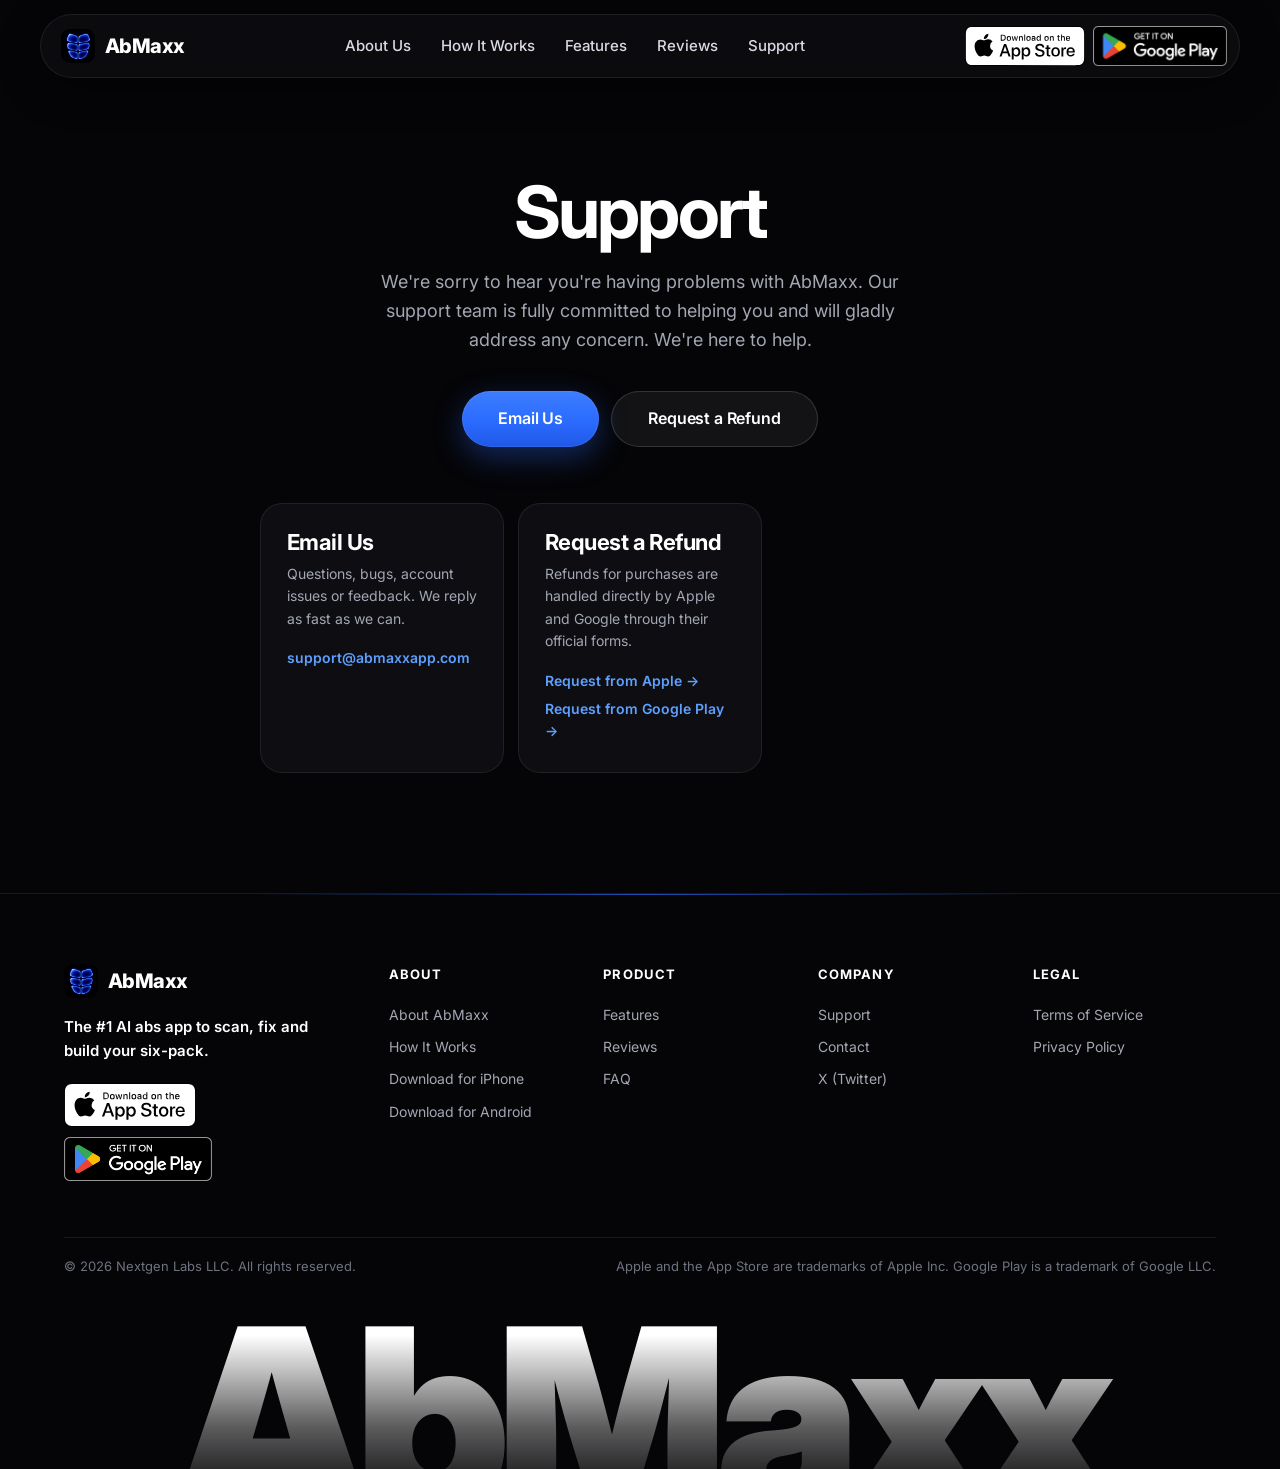
<file: support/index.html>
<!doctype html>
<html lang="en">
<head>
<meta charset="utf-8">
<meta name="viewport" content="width=device-width, initial-scale=1, viewport-fit=cover">
<title>AbMaxx Support</title>
<meta name="description" content="Get help with AbMaxx. Email our support team or request a refund.">
<link rel="canonical" href="https://abmaxxapp.com/support/">
<meta name="theme-color" content="#050507">
<meta name="color-scheme" content="dark">
<link rel="icon" href="/logo.png" sizes="any">
<link rel="apple-touch-icon" href="/logo-512.png">
<meta property="og:title" content="AbMaxx Support">
<meta property="og:description" content="Email us or request a refund.">
<meta property="og:url" content="https://abmaxxapp.com/support/">
<meta property="og:image" content="https://abmaxxapp.com/og.png">
<link rel="preconnect" href="https://fonts.googleapis.com">
<link rel="preconnect" href="https://fonts.gstatic.com" crossorigin>
<link href="https://fonts.googleapis.com/css2?family=Inter:wght@400;500;600;700;800;900&display=swap" rel="stylesheet">
<link rel="stylesheet" href="/styles.css?v=4">
</head>
<body>

<div class="nav-wrap">
  <nav class="nav" id="nav" aria-label="Main">
    <a class="brand" href="/" aria-label="AbMaxx home"><img src="/logo.png" alt="" width="34" height="34"><span>AbMaxx</span></a>
    <div class="nav-links">
      <a href="/#about">About Us</a>
      <a href="/#how">How It Works</a>
      <a href="/#features">Features</a>
      <a href="/#reviews">Reviews</a>
      <a href="/support/">Support</a>
    </div>
    <div class="nav-badges"><a class="store" href="https://apps.apple.com/us/app/abmaxx-become-shredded/id6757769125" aria-label="Download AbMaxx on the App Store"><img src="/appstore-badge.svg" alt="Download on the App Store" height="40"></a><a class="store" href="https://play.google.com/store/apps/details?id=com.rork.abmaxx" aria-label="Get AbMaxx on Google Play"><img src="/play-badge-tight.png" alt="Get it on Google Play" height="40"></a></div>
    <button class="nav-toggle" id="nav-toggle" aria-label="Open menu" aria-expanded="false" aria-controls="mobile-menu"><span></span></button>
  </nav>
</div>
<div class="mobile-menu" id="mobile-menu">
  <a href="/#about">About Us</a>
  <a href="/#how">How It Works</a>
  <a href="/#features">Features</a>
  <a href="/#reviews">Reviews</a>
  <a href="/#faq">FAQ</a>
  <a href="/support/">Support</a>
  <div class="menu-badges"><a class="store" href="https://apps.apple.com/us/app/abmaxx-become-shredded/id6757769125" aria-label="Download AbMaxx on the App Store"><img src="/appstore-badge.svg" alt="Download on the App Store" height="48"></a><a class="store" href="https://play.google.com/store/apps/details?id=com.rork.abmaxx" aria-label="Get AbMaxx on Google Play"><img src="/play-badge-tight.png" alt="Get it on Google Play" height="48"></a></div>
</div>

<main>
  <section class="support-hero">
    <div class="wrap wrap--narrow">
      <h1>Support</h1>
      <p class="lead">We're sorry to hear you're having problems with AbMaxx. Our support team is fully committed to helping you and will gladly address any concern. We're here to help.</p>
      <div class="support-actions">
        <a class="btn btn--primary btn--lg" href="mailto:support@abmaxxapp.com?subject=AbMaxx%20Support">Email Us</a>
        <a class="btn btn--ghost btn--lg" href="#refund">Request a Refund</a>
      </div>

      <div class="support-cards support-cards--2">
        <div class="support-card" id="email">
          <h3>Email Us</h3>
          <p>Questions, bugs, account issues or feedback. We reply as fast as we can.</p>
          <a class="link" href="mailto:support@abmaxxapp.com">support@abmaxxapp.com</a>
        </div>
        <div class="support-card" id="refund">
          <h3>Request a Refund</h3>
          <p>Refunds for purchases are handled directly by Apple and Google through their official forms.</p>
          <a class="link" href="https://reportaproblem.apple.com/" rel="noopener" target="_blank">Request from Apple →</a>
          <a class="link" href="https://support.google.com/googleplay/answer/2479637" rel="noopener" target="_blank">Request from Google Play →</a>
        </div>
      </div>
    </div>
  </section>
</main>

<footer>
  <div class="wrap">
    <div class="foot-grid">
      <div class="foot-brand">
        <a class="brand" href="/"><img src="/logo.png" alt="" width="34" height="34"><span>AbMaxx</span></a>
        <p>The #1 AI abs app to scan, fix and build your six-pack.</p>
        <div class="stores">
          <a class="store" href="https://apps.apple.com/us/app/abmaxx-become-shredded/id6757769125" aria-label="Download AbMaxx on the App Store"><img src="/appstore-badge.svg" alt="Download on the App Store" width="132" height="44"></a>
          <a class="store store--play" href="https://play.google.com/store/apps/details?id=com.rork.abmaxx" aria-label="Get AbMaxx on Google Play"><img src="/play-badge-tight.png" alt="Get it on Google Play" width="149" height="44"></a>
        </div>
      </div>
      <div class="foot-col">
        <h5>About</h5>
        <a href="/#about">About AbMaxx</a>
        <a href="/#how">How It Works</a>
        <a href="https://apps.apple.com/us/app/abmaxx-become-shredded/id6757769125" rel="noopener">Download for iPhone</a>
        <a href="https://play.google.com/store/apps/details?id=com.rork.abmaxx" rel="noopener">Download for Android</a>
      </div>
      <div class="foot-col">
        <h5>Product</h5>
        <a href="/#features">Features</a>
        <a href="/#reviews">Reviews</a>
        <a href="/#faq">FAQ</a>
      </div>
      <div class="foot-col">
        <h5>Company</h5>
        <a href="/support/">Support</a>
        <a href="mailto:support@abmaxxapp.com">Contact</a>
        <a href="https://x.com/abmaxxapp" rel="noopener" target="_blank">X (Twitter)</a>
      </div>
      <div class="foot-col">
        <h5>Legal</h5>
        <a href="https://abmaxxterms.carrd.co" rel="noopener" target="_blank">Terms of Service</a>
        <a href="https://abmaxxprivacypolicy.carrd.co" rel="noopener" target="_blank">Privacy Policy</a>
      </div>
    </div>
    <div class="foot-bottom">
      <span>© <span id="year">2026</span> Nextgen Labs LLC. All rights reserved.</span>
      <span>Apple and the App Store are trademarks of Apple Inc. Google Play is a trademark of Google LLC.</span>
    </div>
  </div>
  <div class="wordmark" aria-hidden="true">AbMaxx</div>
</footer>

<script src="/script.js?v=4" defer></script>
</body>
</html>
</file>
<file: styles.css>
/* AbMaxx — abmaxxapp.com */
:root {
  --bg: #050507;
  --bg-2: #0a0a0d;
  --panel: #0e0e12;
  --panel-2: #121218;
  --line: rgba(255, 255, 255, 0.08);
  --line-2: rgba(255, 255, 255, 0.14);
  --fg: #ffffff;
  --muted: #a3a7b3;
  --muted-2: #6f7380;
  --blue: #2b6bff;
  --blue-deep: #0b3fd6;
  --blue-soft: #5ea0ff;
  --cyan: #8fd3ff;
  --green: #30d158;
  --radius: 24px;
  --nav-h: 64px;
  --max: 1200px;
  --font-display: "Inter", -apple-system, BlinkMacSystemFont, "Segoe UI", Roboto, Helvetica, Arial, sans-serif;
  --font-body: "Inter", -apple-system, BlinkMacSystemFont, "Segoe UI", Roboto, Helvetica, Arial, sans-serif;
  color-scheme: dark;
}

* { box-sizing: border-box; margin: 0; padding: 0; }
html { scroll-behavior: smooth; -webkit-text-size-adjust: 100%; }
body {
  background: var(--bg);
  color: var(--fg);
  font-family: var(--font-body);
  font-size: 16px;
  line-height: 1.6;
  -webkit-font-smoothing: antialiased;
  overflow-x: hidden;
}
img { display: block; max-width: 100%; }
a { color: inherit; text-decoration: none; }
button { font: inherit; color: inherit; background: none; border: 0; cursor: pointer; }
::selection { background: var(--blue); color: #fff; }

.wrap { width: 100%; max-width: var(--max); margin: 0 auto; padding: 0 24px; }
.wrap--narrow { max-width: 880px; }

/* Typography */
h1, h2, h3, .display {
  font-family: var(--font-display);
  font-weight: 700;
  letter-spacing: -0.035em;
  line-height: 1.06;
}
h1 { font-size: clamp(42px, 5vw, 66px); letter-spacing: -0.04em; }
h2 { font-size: clamp(34px, 4.2vw, 54px); }
h3 { font-size: clamp(24px, 2.4vw, 32px); line-height: 1.15; letter-spacing: -0.025em; }
.eyebrow {
  display: inline-flex; align-items: center; gap: 8px;
  padding: 7px 16px; border-radius: 999px;
  background: rgba(255, 255, 255, 0.04); border: 1px solid var(--line-2);
  color: #e6e7ec; font-size: 13px; font-weight: 600; letter-spacing: 0;
}
.lead { color: var(--muted); font-size: 18px; max-width: 560px; }
.center { text-align: center; }
.center .lead { margin-inline: auto; }
.sec-head { display: flex; flex-direction: column; align-items: center; gap: 18px; text-align: center; margin-bottom: 56px; }
.sec-head h2 { max-width: 820px; }

/* Buttons */
.btn {
  display: inline-flex; align-items: center; justify-content: center; gap: 10px;
  padding: 0 28px; height: 50px; border-radius: 999px;
  font-weight: 600; font-size: 15px; letter-spacing: -0.01em;
  transition: transform 0.18s ease, box-shadow 0.18s ease, background 0.18s ease;
  white-space: nowrap;
}
.btn--primary {
  background: linear-gradient(180deg, #3d7dff 0%, var(--blue) 55%, #1f58e6 100%);
  color: #fff; box-shadow: 0 0 0 1px rgba(255, 255, 255, 0.08) inset, 0 10px 30px rgba(43, 107, 255, 0.35);
}
.btn--primary:hover { transform: translateY(-2px); box-shadow: 0 0 0 1px rgba(255, 255, 255, 0.1) inset, 0 16px 40px rgba(43, 107, 255, 0.5); }
.btn--ghost { background: rgba(255, 255, 255, 0.06); border: 1px solid var(--line-2); color: #fff; }
.btn--ghost:hover { background: rgba(255, 255, 255, 0.1); transform: translateY(-2px); }
.btn--white { background: #fff; color: #000; }
.btn--white:hover { transform: translateY(-2px); }
.btn--lg { height: 56px; padding: 0 36px; font-size: 16px; }
.btn:focus-visible { outline: 3px solid var(--blue-soft); outline-offset: 3px; }

.stores { display: flex; flex-wrap: wrap; gap: 12px; align-items: center; }
.store { display: inline-block; border-radius: 9px; transition: transform 0.18s ease, opacity 0.18s ease; }
.store img { height: 54px; width: auto; }
.store:hover { transform: translateY(-2px); }
.store:focus-visible { outline: 3px solid var(--blue-soft); outline-offset: 3px; }


/* Store button pairs */
.dl { display: flex; flex-wrap: wrap; gap: 10px; align-items: center; }
.dl .btn svg { width: 18px; height: 18px; flex: none; margin-top: -1px; }
.nav-badges { display: flex; align-items: center; gap: 8px; flex: none; }
.nav-badges .store img { height: 40px; width: auto; }
.menu-badges { display: flex; justify-content: center; gap: 10px; padding: 14px 8px 6px; border-top: 1px solid var(--line); margin-top: 6px; }
.menu-badges .store img { height: 48px; width: auto; }
.dl--stack { flex-direction: column; align-items: stretch; margin-top: 18px; }
.cta-row .dl { justify-content: center; }
.support-cards--2 { grid-template-columns: repeat(2, 1fr); max-width: 760px; margin-inline: auto; }

/* Nav */
.nav-wrap { position: fixed; top: 14px; left: 0; right: 0; z-index: 100; padding: 0 16px; pointer-events: none; }
.nav {
  pointer-events: auto;
  max-width: var(--max); margin: 0 auto; height: var(--nav-h);
  display: flex; align-items: center; justify-content: space-between; gap: 16px;
  padding: 0 12px 0 20px; border-radius: 999px;
  background: rgba(14, 14, 18, 0.72); border: 1px solid var(--line);
  backdrop-filter: blur(18px) saturate(140%); -webkit-backdrop-filter: blur(18px) saturate(140%);
  box-shadow: 0 10px 40px rgba(0, 0, 0, 0.45);
  transition: background 0.25s ease, border-color 0.25s ease;
}
.nav.scrolled { background: rgba(10, 10, 13, 0.9); border-color: var(--line-2); }
.brand { display: inline-flex; align-items: center; gap: 10px; }
.brand img { width: 34px; height: 34px; border-radius: 9px; }
.brand span { font-family: var(--font-display); font-weight: 800; font-size: 20px; letter-spacing: -0.03em; line-height: 1; }
.nav-links { display: flex; align-items: center; gap: 30px; }
.nav-links a { color: #d9dbe3; font-weight: 500; font-size: 15px; transition: color 0.15s; }
.nav-links a:hover { color: #fff; }
.nav .btn { height: 44px; padding: 0 24px; }
.nav-toggle { display: none; width: 44px; height: 44px; border-radius: 999px; align-items: center; justify-content: center; }
.nav-toggle span { display: block; width: 20px; height: 2px; background: #fff; position: relative; transition: 0.2s; }
.nav-toggle span::before, .nav-toggle span::after { content: ""; position: absolute; left: 0; width: 20px; height: 2px; background: #fff; transition: 0.2s; }
.nav-toggle span::before { top: -6px; } .nav-toggle span::after { top: 6px; }
.nav-toggle[aria-expanded="true"] span { background: transparent; }
.nav-toggle[aria-expanded="true"] span::before { transform: rotate(45deg); top: 0; }
.nav-toggle[aria-expanded="true"] span::after { transform: rotate(-45deg); top: 0; }
.mobile-menu {
  display: none; position: fixed; inset: 92px 16px auto; z-index: 99;
  background: rgba(12, 12, 16, 0.96); border: 1px solid var(--line-2); border-radius: 24px; padding: 12px;
  backdrop-filter: blur(20px); -webkit-backdrop-filter: blur(20px);
}
.mobile-menu.open { display: block; }
.mobile-menu a { display: block; padding: 14px 16px; border-radius: 14px; font-weight: 600; font-size: 17px; }
.mobile-menu a:hover { background: rgba(255, 255, 255, 0.06); }
.mobile-menu .btn { margin-top: 8px; width: 100%; }

/* Hero */
.hero {
  position: relative; padding: calc(var(--nav-h) + 90px) 0 0; overflow: hidden;
}
.hero::before {
  content: ""; position: absolute; inset: 0; pointer-events: none;
  background:
    radial-gradient(900px 500px at 75% 70%, rgba(43, 107, 255, 0.22), transparent 60%),
    radial-gradient(600px 400px at 10% 20%, rgba(43, 107, 255, 0.08), transparent 60%);
}
.hero-grid { position: relative; display: grid; grid-template-columns: 1.05fr 1fr; align-items: center; gap: 40px; min-height: 620px; }
.hero-copy { display: flex; flex-direction: column; align-items: flex-start; gap: 22px; }
.trust {
  display: inline-flex; align-items: center; gap: 12px; padding: 8px 18px 8px 8px; border-radius: 999px;
  background: rgba(255, 255, 255, 0.05); border: 1px solid var(--line-2); font-weight: 600; font-size: 14px;
}
.trust .avatars { display: flex; }
.trust .avatars i {
  width: 30px; height: 30px; border-radius: 50%; border: 2px solid #0b0b0e; margin-left: -10px; overflow: hidden;
  background: linear-gradient(135deg, #3d7dff, #0b3fd6);
}
.trust .avatars i img { width: 100%; height: 100%; object-fit: cover; }
.trust .avatars i:first-child { margin-left: 0; }
.trust .avatars i:nth-child(2) { background: linear-gradient(135deg, #1b1b22, #3a3a46); }
.trust .avatars i:nth-child(3) { background: linear-gradient(135deg, #30d158, #0f7a32); }
.trust .stars { color: #ffcf3f; letter-spacing: 1px; font-size: 13px; }
.hero h1 { max-width: 640px; }
.hero h1 em { font-style: normal; color: var(--blue-soft); }
.hero .lead { font-size: 18px; }
.hero-note { color: var(--muted-2); font-size: 13px; }

/* Phones */
.phone {
  position: relative; width: 100%; aspect-ratio: 960 / 2010; container-type: inline-size;
  border-radius: 16% / 7.6%;
  background: linear-gradient(160deg, #55555e 0%, #1d1d22 16%, #141417 50%, #1d1d22 84%, #4b4b54 100%);
  box-shadow: 0 0 0 1px rgba(255, 255, 255, 0.07), inset 0 1px 0 rgba(255, 255, 255, 0.12), 0 40px 90px rgba(0, 0, 0, 0.65);
}
.phone .btn-l, .phone .btn-r { position: absolute; width: 1cqw; background: #202025; border-radius: 1px; }
.phone .btn-l { left: -1cqw; top: 17%; height: 3%; }
.phone .btn-l::before, .phone .btn-l::after { content: ""; position: absolute; left: 0; width: 100%; height: 200%; background: #202025; border-radius: 1px; }
.phone .btn-l::before { top: 250%; }
.phone .btn-l::after { top: 520%; }
.phone .btn-r { right: -1cqw; top: 23%; height: 9%; }
.phone .screen {
  position: absolute; inset: 1.15% 2.4%; border-radius: 14.3% / 6.9%;
  background: #0d0d0d; overflow: hidden; border: 2.3cqw solid #0a0a0b;
}
.phone .screen::before {
  content: ""; position: absolute; top: 1.7%; left: 50%; transform: translateX(-50%);
  width: 30%; height: 3.4%; background: #000; border-radius: 999px; z-index: 5; box-shadow: 0 0 0 1px rgba(255, 255, 255, 0.05);
}
.phone .screen::after {
  content: ""; position: absolute; inset: 0; z-index: 6; pointer-events: none;
  background: linear-gradient(118deg, rgba(255, 255, 255, 0.07) 0%, rgba(255, 255, 255, 0.02) 28%, transparent 42%);
}
.phone .sb {
  position: absolute; top: 0; left: 0; right: 0; height: 6.5%; z-index: 4;
  display: flex; align-items: center; justify-content: space-between; padding: 0 8% 0 10%;
  color: #fff; font-size: 4.6cqw; font-weight: 600; letter-spacing: -0.01em; font-family: var(--font-body);
}
.phone .sb svg { width: 19cqw; height: auto; display: block; }
.phone img { position: absolute; top: 6.5%; left: 0; width: 100%; height: 93.5%; object-fit: cover; object-position: top center; }
.phone .home { position: absolute; bottom: 1.3%; left: 50%; transform: translateX(-50%); width: 36%; height: 0.6%; border-radius: 999px; background: rgba(255, 255, 255, 0.85); z-index: 5; }
.hero-phones { position: relative; height: 680px; display: flex; align-items: flex-end; justify-content: center; }
.hero-phones .glow {
  position: absolute; left: 50%; top: 60%; width: 620px; height: 620px; transform: translate(-50%, -50%);
  background: radial-gradient(circle, rgba(43, 107, 255, 0.5), rgba(43, 107, 255, 0.12) 45%, transparent 70%);
  filter: blur(12px); pointer-events: none;
}
.hero-phones .phone { position: absolute; bottom: -6%; }
.hero-phones .p-main { width: 330px; z-index: 3; left: 50%; transform: translateX(-50%); animation: float 7s ease-in-out infinite; }
.hero-phones .p-left { width: 268px; z-index: 2; left: 0; bottom: 0; transform: rotate(-9deg) translateY(12%); filter: brightness(0.82); animation: floatL 8s ease-in-out infinite; }
.hero-phones .p-right { width: 268px; z-index: 2; right: 0; bottom: 0; transform: rotate(9deg) translateY(12%); filter: brightness(0.82); animation: floatR 9s ease-in-out infinite; }
@keyframes float { 0%, 100% { transform: translate(-50%, 0); } 50% { transform: translate(-50%, -14px); } }
@keyframes floatL { 0%, 100% { transform: rotate(-9deg) translateY(12%); } 50% { transform: rotate(-9deg) translateY(10%); } }
@keyframes floatR { 0%, 100% { transform: rotate(9deg) translateY(12%); } 50% { transform: rotate(9deg) translateY(10%); } }
.hero-fade { position: relative; height: 140px; margin-top: -140px; background: linear-gradient(180deg, transparent, var(--bg)); z-index: 4; pointer-events: none; }

/* Trust strip (replaces "As featured in") */
.strip { padding: 10px 0 40px; }
.strip-track { display: flex; flex-wrap: wrap; justify-content: center; gap: 14px; }
.laurel {
  display: inline-flex; align-items: center; gap: 12px; padding: 14px 22px; border-radius: 16px;
  background: var(--panel); border: 1px solid var(--line);
}
.laurel b { display: block; font-size: 16px; letter-spacing: -0.01em; }
.laurel small { display: block; color: var(--muted); font-size: 12px; }
.laurel svg { width: 26px; height: 26px; color: var(--blue-soft); flex: none; }

/* Mission (word reveal) */
.mission { padding: 120px 0; }
.mission p {
  font-family: var(--font-body); font-weight: 600; font-size: clamp(26px, 3.4vw, 44px); line-height: 1.25; letter-spacing: -0.02em;
  text-align: center; max-width: 980px; margin: 0 auto;
}
.mission .w { color: rgba(255, 255, 255, 0.18); transition: color 0.25s ease; }
.mission .w.on { color: #fff; }
.mission .w.on.hl { color: var(--blue-soft); }

/* Stats */
.stats { padding: 0 0 120px; }
.stats-grid { display: grid; grid-template-columns: repeat(3, 1fr); gap: 16px; }
.stat {
  position: relative; padding: 40px 28px; border-radius: var(--radius); text-align: center; overflow: hidden;
  background: linear-gradient(180deg, rgba(43, 107, 255, 0.14), rgba(43, 107, 255, 0.03)); border: 1px solid rgba(43, 107, 255, 0.25);
}
.stat::after { content: ""; position: absolute; inset: auto 20% -40px; height: 80px; background: radial-gradient(ellipse, rgba(43, 107, 255, 0.5), transparent 70%); filter: blur(10px); }
.stat b { display: block; font-family: var(--font-display); font-weight: 800; font-size: clamp(40px, 4.4vw, 56px); line-height: 1; color: var(--blue-soft); letter-spacing: -0.04em; }
.stat span { display: block; margin-top: 10px; color: #d9dbe3; font-weight: 500; }

/* How it works */
.how { padding: 40px 0 100px; }
.step { display: grid; grid-template-columns: 1fr 1fr; align-items: center; gap: 56px; padding: 56px 0; }
.step:nth-child(even) .step-visual { order: 2; }
.step-visual {
  position: relative; display: flex; justify-content: center; align-items: center; min-height: 520px;
  border-radius: 32px; background: radial-gradient(70% 70% at 50% 50%, rgba(43, 107, 255, 0.16), transparent 70%), var(--panel);
  border: 1px solid var(--line); overflow: hidden;
}
.step-visual .phone { width: min(300px, 64%); margin-bottom: -30%; }
.step-visual .chip {
  position: absolute; z-index: 3; padding: 10px 14px; border-radius: 14px; background: rgba(14, 14, 18, 0.9); border: 1px solid var(--line-2);
  font-size: 13px; font-weight: 600; backdrop-filter: blur(10px); box-shadow: 0 10px 30px rgba(0, 0, 0, 0.5); display: flex; gap: 8px; align-items: center;
}
.chip .dot { width: 8px; height: 8px; border-radius: 50%; background: var(--green); box-shadow: 0 0 10px var(--green); }
.chip--a { top: 48px; left: 28px; } .chip--b { top: 150px; right: 28px; } .chip--c { bottom: 90px; left: 28px; }
.chip--blue .dot { background: var(--blue-soft); box-shadow: 0 0 10px var(--blue-soft); }
.step-copy h3 { font-size: clamp(28px, 3vw, 40px); margin-bottom: 16px; }
.step-copy p { color: var(--muted); font-size: 17px; max-width: 480px; }
.step-copy .num { display: inline-block; font-size: 12px; font-weight: 700; letter-spacing: 0.14em; color: var(--blue-soft); margin-bottom: 14px; }

/* Reviews */
.reviews { padding: 80px 0 110px; }
.review-grid { display: grid; grid-template-columns: repeat(2, 1fr); gap: 16px; }
.review {
  padding: 28px; border-radius: var(--radius); background: var(--panel); border: 1px solid var(--line);
  display: flex; flex-direction: column; gap: 22px; transition: border-color 0.2s, transform 0.2s;
}
.review:hover { border-color: var(--line-2); transform: translateY(-2px); }
.review p { font-size: 17px; line-height: 1.55; color: #e8e9ee; }
.review .meta { display: flex; align-items: center; justify-content: space-between; gap: 12px; margin-top: auto; }
.review .who { display: flex; align-items: center; gap: 12px; }
.review .who .av { position: relative; width: 46px; height: 46px; border-radius: 50%; overflow: hidden; display: grid; place-items: center; font-weight: 700; background: linear-gradient(135deg, #3d7dff, #0b3fd6); flex: none; }
.review .who .av img { position: absolute; inset: 0; width: 100%; height: 100%; object-fit: cover; }
.review .who b { display: block; font-size: 15px; }
.review .who small { color: var(--muted); font-size: 13px; }
.review .score { display: flex; align-items: center; gap: 8px; font-weight: 700; }
.review .score .stars { color: #ffcf3f; font-size: 14px; letter-spacing: 1px; }
.cta-row { display: flex; justify-content: center; margin-top: 40px; }

/* Features */
.features { padding: 40px 0 110px; }
.feature-grid { display: grid; grid-template-columns: repeat(2, 1fr); gap: 18px; }
.feature {
  position: relative; border-radius: 28px; background: var(--panel); border: 1px solid var(--line); overflow: hidden;
  cursor: pointer; transition: border-color 0.2s, transform 0.2s; text-align: left;
}
.feature:hover { border-color: rgba(43, 107, 255, 0.5); transform: translateY(-3px); }
.feature .tap { position: absolute; top: 18px; left: 22px; z-index: 3; font-size: 11px; letter-spacing: 0.14em; font-weight: 700; color: var(--muted); }
.feature .visual { position: relative; height: 310px; overflow: hidden; background: radial-gradient(80% 80% at 50% 100%, rgba(43, 107, 255, 0.25), transparent 70%); }
.feature .visual .phone { position: absolute; left: 50%; top: 34px; transform: translateX(-50%); width: 240px; }
.feature .visual::after { content: ""; position: absolute; inset: 0; background: linear-gradient(180deg, transparent 50%, var(--panel) 100%); }
.feature .body { padding: 20px 26px 28px; }
.feature .body h3 { font-size: 24px; margin-bottom: 8px; }
.feature .body p { color: var(--muted); font-size: 15px; }
.feature .more { display: grid; grid-template-rows: 0fr; transition: grid-template-rows 0.3s ease; }
.feature .more > div { overflow: hidden; }
.feature .more p { padding-top: 12px; color: #d9dbe3; }
.feature.open .more { grid-template-rows: 1fr; }
.feature.open { border-color: rgba(43, 107, 255, 0.6); }
.milestone-art { position: absolute; inset: 0; display: grid; place-items: center; }
.milestone-art .ring {
  width: 180px; height: 180px; border-radius: 50%; display: grid; place-items: center;
  background: radial-gradient(circle at 35% 30%, #6fa8ff, #2b6bff 45%, #0b2a8a 100%);
  box-shadow: 0 0 60px rgba(43, 107, 255, 0.6), 0 0 0 10px rgba(43, 107, 255, 0.12);
  font-family: var(--font-display); font-weight: 800; font-size: 48px; letter-spacing: -0.04em; line-height: 1;
}
.milestone-art .tag { position: absolute; display: flex; align-items: center; gap: 7px; padding: 8px 12px; border-radius: 12px; background: rgba(14, 14, 18, 0.9); border: 1px solid var(--line-2); font-size: 12px; font-weight: 700; }
.milestone-art .tag i { width: 7px; height: 7px; border-radius: 50%; background: var(--blue-soft); box-shadow: 0 0 8px var(--blue-soft); }

/* Marquee (scan metrics) */
.metrics { padding: 40px 0 110px; overflow: hidden; }
.marquee { position: relative; overflow: hidden; -webkit-mask-image: linear-gradient(90deg, transparent, #000 10%, #000 90%, transparent); mask-image: linear-gradient(90deg, transparent, #000 10%, #000 90%, transparent); }
.marquee-track { display: flex; gap: 18px; width: max-content; animation: scroll 40s linear infinite; }
.marquee:hover .marquee-track { animation-play-state: paused; }
@keyframes scroll { to { transform: translateX(-50%); } }
.orb { width: 190px; flex: none; text-align: center; padding: 10px 0 18px; }
.orb .ball {
  width: 140px; height: 140px; margin: 0 auto 16px; border-radius: 50%; display: grid; place-items: center;
  background: radial-gradient(circle at 35% 30%, rgba(255, 255, 255, 0.55), var(--c1) 30%, var(--c2) 100%);
  box-shadow: 0 0 50px color-mix(in srgb, var(--c1) 45%, transparent), inset 0 -10px 30px rgba(0, 0, 0, 0.4);
  font-family: var(--font-display); font-weight: 800; font-size: 36px; letter-spacing: -0.04em; line-height: 1;
}
.orb b { display: block; font-size: 15px; }
.orb small { color: var(--muted); font-size: 12px; }

/* Benefits */
.benefits { padding: 0 0 110px; }
.benefits-card {
  display: grid; grid-template-columns: 1.1fr 1fr; gap: 40px; align-items: center;
  padding: 60px; border-radius: 36px; border: 1px solid rgba(43, 107, 255, 0.3);
  background: linear-gradient(135deg, rgba(43, 107, 255, 0.18), rgba(10, 10, 14, 0.9) 55%), var(--panel);
  position: relative; overflow: hidden;
}
.benefits-card::before { content: ""; position: absolute; left: -120px; bottom: -160px; width: 420px; height: 420px; background: radial-gradient(circle, rgba(43, 107, 255, 0.45), transparent 70%); filter: blur(20px); }
.benefits-card h2 { font-size: clamp(34px, 3.8vw, 50px); margin-bottom: 14px; }
.benefits-card .lead { margin-bottom: 28px; }
.benefit-list { display: flex; flex-direction: column; gap: 10px; }
.benefit {
  display: flex; align-items: center; gap: 14px; padding: 14px 18px; border-radius: 14px; border: 1px solid var(--line);
  background: rgba(255, 255, 255, 0.03); color: var(--muted); font-weight: 600; transition: all 0.3s ease;
}
.benefit .ic { width: 30px; height: 30px; border-radius: 9px; display: grid; place-items: center; background: rgba(255, 255, 255, 0.06); flex: none; }
.benefit .ic svg { width: 16px; height: 16px; }
.benefit.active { color: #fff; border-color: rgba(43, 107, 255, 0.6); background: rgba(43, 107, 255, 0.12); transform: translateX(6px); }
.benefit.active .ic { background: var(--blue); box-shadow: 0 0 20px rgba(43, 107, 255, 0.6); }

/* Community / stories */
.stories { padding: 0 0 110px; }
.stories-grid { display: grid; grid-template-columns: 1fr 340px; gap: 18px; align-items: start; }
.story-list { display: flex; flex-direction: column; gap: 12px; }
.post { padding: 26px 28px; border-radius: 22px; background: var(--panel); border: 1px solid var(--line); }
.post .by { display: flex; align-items: center; gap: 8px; color: var(--muted); font-size: 13px; margin-bottom: 10px; }
.post .by b { color: #fff; }
.post .by .pill { padding: 3px 9px; border-radius: 999px; background: rgba(48, 209, 88, 0.12); color: var(--green); font-weight: 700; font-size: 11px; }
.post h4 { font-size: 18px; font-weight: 700; margin-bottom: 8px; letter-spacing: -0.01em; }
.post p { color: #cfd2db; font-size: 15px; }
.side-card { position: sticky; top: 100px; padding: 26px; border-radius: 22px; background: linear-gradient(180deg, rgba(43, 107, 255, 0.16), rgba(43, 107, 255, 0.04)); border: 1px solid rgba(43, 107, 255, 0.3); }
.side-card h4 { font-size: 17px; font-weight: 700; margin-bottom: 14px; }
.side-card .row { display: flex; justify-content: space-between; padding: 10px 0; border-top: 1px solid var(--line); font-size: 14px; color: var(--muted); }
.side-card .row b { color: #fff; font-size: 15px; }
.side-card .dl .btn { width: 100%; }

/* FAQ */
.faq { padding: 0 0 120px; }
.faq-list { display: flex; flex-direction: column; gap: 10px; max-width: 880px; margin: 0 auto; }
.faq-item { border-radius: 18px; background: var(--panel); border: 1px solid var(--line); overflow: hidden; }
.faq-q { width: 100%; display: flex; align-items: center; justify-content: space-between; gap: 16px; padding: 20px 24px; text-align: left; font-weight: 600; font-size: 16px; }
.faq-q svg { width: 18px; height: 18px; flex: none; transition: transform 0.25s; color: var(--muted); }
.faq-item.open .faq-q svg { transform: rotate(45deg); color: var(--blue-soft); }
.faq-a { display: grid; grid-template-rows: 0fr; transition: grid-template-rows 0.3s ease; }
.faq-a > div { overflow: hidden; }
.faq-a p { padding: 0 24px 22px; color: var(--muted); font-size: 15px; }
.faq-item.open .faq-a { grid-template-rows: 1fr; }

/* Final CTA */
.final { padding: 0 0 100px; }
.final-card {
  position: relative; overflow: hidden; border-radius: 40px; display: grid; grid-template-columns: 1.1fr 0.9fr; gap: 32px; align-items: center;
  padding: 0 0 0 72px; min-height: 560px;
  background: radial-gradient(70% 90% at 85% 100%, rgba(43, 107, 255, 0.45), rgba(11, 63, 214, 0.12) 50%, transparent 80%), linear-gradient(180deg, #101016, var(--panel));
  border: 1px solid rgba(43, 107, 255, 0.35);
}
.final-copy { display: flex; flex-direction: column; align-items: flex-start; gap: 18px; padding: 70px 0; }
.final-card h2 { font-size: clamp(38px, 4.6vw, 62px); }
.final-card .lead { max-width: 480px; }
.final-trust { color: var(--muted); font-size: 14px; }
.final-trust .stars { color: #ffcf3f; letter-spacing: 1px; }
.final-visual { position: relative; align-self: stretch; display: flex; align-items: flex-end; justify-content: center; }
.final-glow { position: absolute; left: 50%; bottom: -10%; width: 520px; height: 520px; transform: translateX(-50%); background: radial-gradient(circle, rgba(43, 107, 255, 0.55), transparent 65%); filter: blur(14px); }
.final-visual .phone { width: 310px; margin-bottom: -28%; }

/* Footer */
footer { padding: 50px 0 0; border-top: 1px solid var(--line); overflow: hidden; position: relative; }
footer::before { content: ""; position: absolute; left: 50%; top: 0; width: 60%; height: 1px; transform: translateX(-50%); background: linear-gradient(90deg, transparent, rgba(43, 107, 255, 0.7), transparent); }
.foot-grid { display: grid; grid-template-columns: 1.6fr repeat(4, 1fr); gap: 32px; padding: 20px 0 56px; }
.foot-brand p { font-weight: 600; max-width: 260px; margin: 10px 0 20px; font-size: 15px; }
.foot-brand .stores { flex-direction: column; align-items: flex-start; gap: 10px; }
.foot-brand .store img { height: 44px; }
.foot-col h5 { font-size: 13px; font-weight: 700; letter-spacing: 0.08em; text-transform: uppercase; margin-bottom: 14px; }
.foot-col a { display: block; color: var(--muted); font-size: 14px; padding: 5px 0; transition: color 0.15s; }
.foot-col a:hover { color: #fff; }
.foot-bottom { display: flex; justify-content: space-between; gap: 16px; padding: 18px 0; border-top: 1px solid var(--line); color: var(--muted-2); font-size: 13px; flex-wrap: wrap; }
.wordmark { font-family: var(--font-display); font-weight: 900; font-size: clamp(84px, 19.4vw, 300px); line-height: 0.82; letter-spacing: -0.05em; text-align: center; margin: 20px 0 -0.2em; user-select: none; background: linear-gradient(180deg, #fff 10%, rgba(255, 255, 255, 0.35) 55%, rgba(255, 255, 255, 0) 92%); -webkit-background-clip: text; background-clip: text; color: transparent; }

/* Reveal */
.reveal { opacity: 0; transform: translateY(22px); transition: opacity 0.7s ease, transform 0.7s ease; }
.reveal.in { opacity: 1; transform: none; }

/* In-app browser hint */
.iab { position: fixed; top: calc(6px + env(safe-area-inset-top, 0px)); right: 14px; z-index: 200; display: none; flex-direction: column; align-items: flex-end; gap: 2px; max-width: 230px; text-align: right; }
.iab.show { display: flex; }
.iab .bubble { background: #0f1420; border: 1px solid var(--blue); border-radius: 12px; padding: 8px 10px; font-size: 13px; line-height: 1.35; box-shadow: 0 10px 24px rgba(0, 0, 0, 0.6); }
.iab .close { color: var(--muted); font-size: 13px; padding: 4px 2px 0; }

/* Support page */
.support-hero { padding: calc(var(--nav-h) + 110px) 0 120px; min-height: 80vh; text-align: center; }
.support-hero h1 { font-size: clamp(44px, 6vw, 72px); }
.support-hero .lead { margin: 18px auto 36px; }
.support-actions { display: flex; flex-wrap: wrap; justify-content: center; gap: 12px; }
.support-cards { display: grid; grid-template-columns: repeat(3, 1fr); gap: 14px; margin-top: 56px; text-align: left; }
.support-card { padding: 26px; border-radius: 22px; background: var(--panel); border: 1px solid var(--line); }
.support-card h3 { font-size: 22px; margin-bottom: 8px; }
.support-card p { color: var(--muted); font-size: 14px; margin-bottom: 14px; }
.support-card a.link { color: var(--blue-soft); font-weight: 600; font-size: 14px; display: block; padding: 3px 0; }

/* Responsive */
@media (max-width: 1024px) {
  .hero-grid { grid-template-columns: 1fr; text-align: center; min-height: 0; }
  .hero-copy { align-items: center; }
  .hero .lead { margin-inline: auto; }
  .stores { justify-content: center; }
  .hero-phones { height: 560px; margin-top: 10px; }
  .hero-phones .p-main { width: 270px; }
  .hero-phones .p-left, .hero-phones .p-right { width: 215px; }
  .final-card { grid-template-columns: 1fr; padding: 0 32px; min-height: 0; }
  .final-copy { align-items: center; text-align: center; padding: 56px 0 10px; }
  .final-card .lead { margin-inline: auto; }
  .final-visual { height: 360px; }
  .final-visual .phone { width: 260px; margin-bottom: -45%; }
  .foot-grid { grid-template-columns: 1fr 1fr; }
  .foot-brand { grid-column: 1 / -1; }
  .stories-grid { grid-template-columns: 1fr; }
  .side-card { position: static; }
  .benefits-card { grid-template-columns: 1fr; padding: 40px; }
}
@media (max-width: 768px) {
  .nav-links, .nav .nav-badges { display: none; }
  .nav-toggle { display: inline-flex; }
  .nav { padding-right: 10px; }
  .step, .step:nth-child(even) .step-visual { grid-template-columns: 1fr; order: 0; }
  .step { gap: 28px; padding: 36px 0; }
  .step-visual { min-height: 420px; }
  .step-visual .phone { width: 220px; }
  .chip--a { top: 24px; left: 16px; } .chip--b { top: 90px; right: 16px; } .chip--c { bottom: 70px; left: 16px; }
  .stats-grid, .review-grid, .feature-grid, .support-cards, .support-cards--2 { grid-template-columns: 1fr; }
  .feature .visual { height: 240px; }
  .feature .visual .phone { width: 200px; }
  .hero { padding-top: calc(var(--nav-h) + 56px); }
  .hero-phones { height: 440px; }
  .hero-phones .p-main { width: 220px; }
  .hero-phones .p-left, .hero-phones .p-right { width: 170px; }
  .final-card { padding: 0 20px; border-radius: 28px; }
  .final-visual { height: 300px; }
  .final-visual .phone { width: 220px; }
  .hero-phones .p-left { left: -4%; } .hero-phones .p-right { right: -4%; }
  .mission { padding: 80px 0; }
  .wrap { padding: 0 16px; }
  .laurel { width: 100%; }
  .trust { font-size: 13px; gap: 10px; padding-right: 14px; max-width: 100%; }
  .hero-copy, .hero-phones { max-width: 100%; }
  .trust .avatars i { width: 26px; height: 26px; font-size: 9px; }
  .benefits-card { padding: 28px; }
}
@media (max-width: 380px) {
  .trust .stars { display: none; }
  .trust { font-size: 12px; }
  h1 { font-size: 36px; }
}
@media (prefers-reduced-motion: reduce) {
  *, *::before, *::after { animation: none !important; transition: none !important; }
  .reveal { opacity: 1; transform: none; }
  html { scroll-behavior: auto; }
}
</file>
